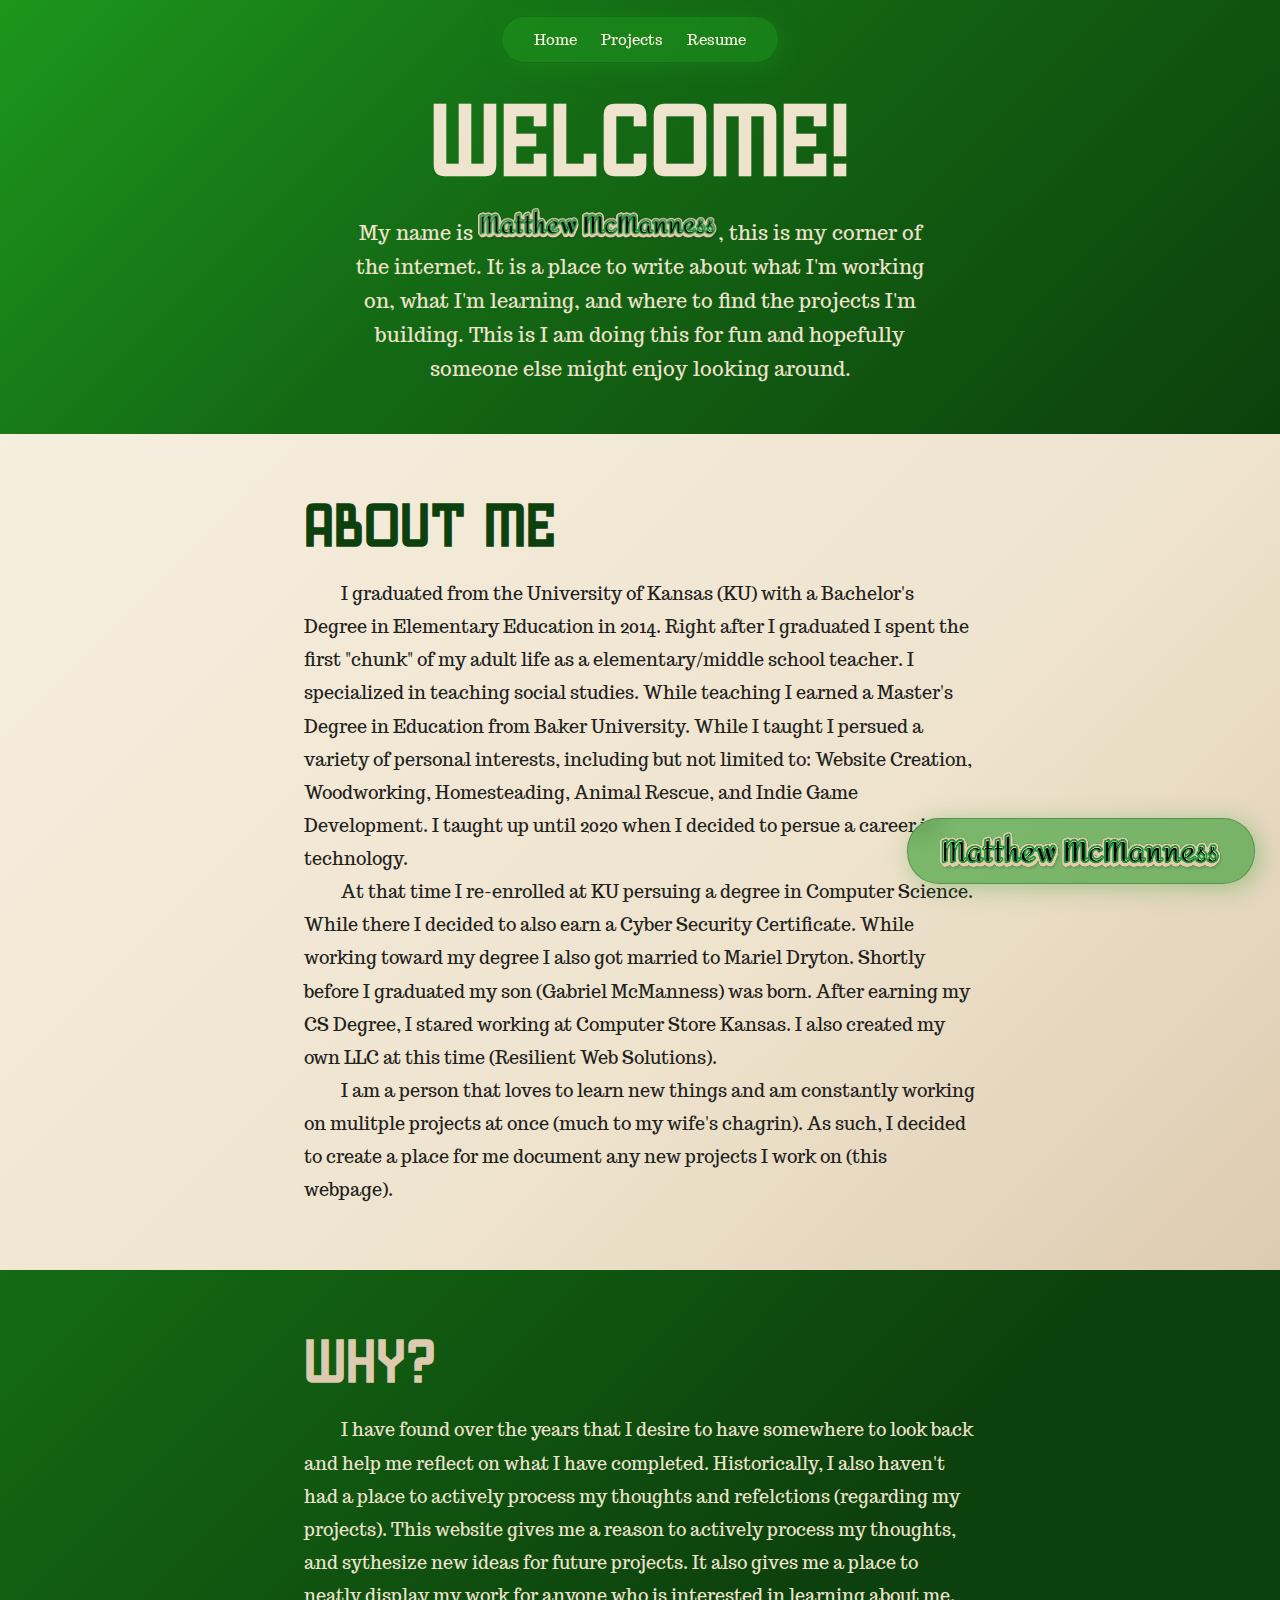
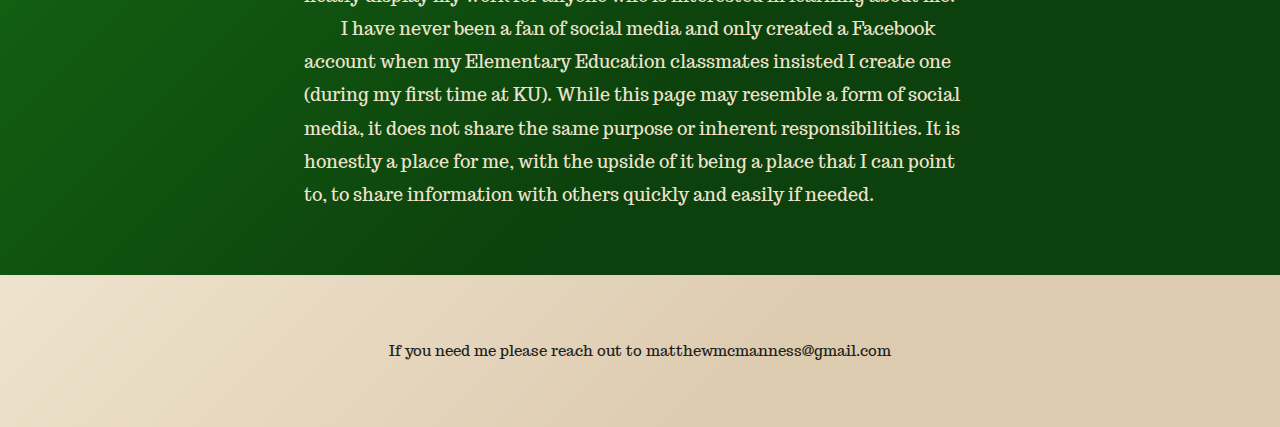
<file: Index.html>
<!DOCTYPE html>
<html lang="en">
<head>
  <meta charset="UTF-8">
  <meta name="viewport" content="width=device-width, initial-scale=1.0">
  <meta name="description" content="[Page description - 150-160 characters for search results]">
  <meta name="keywords" content="[keyword1, keyword2, keyword3]">
  <meta name="author" content="[Author Name]">
  <meta name="robots" content="index, follow">

  <!-- Open Graph / Social -->
  <meta property="og:type" content="website">
  <meta property="og:title" content="[Site Title]">
  <meta property="og:description" content="[Page description for social sharing]">
  <meta property="og:image" content="[/Assets/og-image.jpg]">
  <meta property="og:url" content="[https://yourdomain.com]">
  <meta property="og:site_name" content="[Site Name]">

  <!-- Twitter Card -->
  <meta name="twitter:card" content="summary_large_image">
  <meta name="twitter:title" content="[Site Title]">
  <meta name="twitter:description" content="[Page description for Twitter]">
  <meta name="twitter:image" content="[/Assets/og-image.jpg]">

  <!-- Canonical URL -->
  <link rel="canonical" href="[https://yourdomain.com]">

  <!-- Favicon -->
  <link rel="icon" type="image/x-icon" href="/Assets/favicon.ico">

  <!-- Stylesheet -->
  <link rel="stylesheet" href="Style.css">

  <title>Matthew McManness | A place for me to show off what I do.</title>
</head>
<body>

  <!-- Header -->
   <header class="site-header" id="top">
        <div class="container">
            <nav class="navbar" aria-label="Main navigation">
                <label for="nav-check" class="nav-toggle" aria-label="Toggle navigation menu">
                    <span class="hamburger-line"></span>
                    <span class="hamburger-line"></span>
                    <span class="hamburger-line"></span>
                </label>

                <ul class="nav-menu" id="nav-menu" role="menubar">
                    <li role="none"><a href="Index.html" class="nav-link" role="menuitem">Home</a></li>
                    <li role="none"><a href="Projects.html" class="nav-link" role="menuitem">Projects</a></li>
                    <li role="none"><a href="Resume.html" class="nav-link" role="menuitem">Resume</a></li>
                </ul>

            </nav>
        </div>
    </header>

  <!-- Main Content -->
  <main>

    <!-- Hero Section -->
    <section id="hero" class="hero">
        <div class="hero-content">
          <h1>
            Welcome!
        </h1>
          <p>
            My name is <img src="Assets/Name.svg" alt="Matthew McManness" class="hero-name">, this is my corner of the internet. 
            It is a place to write about what I'm working on, what I'm learning, and where to find the projects I'm building. 
            This is I am doing this for fun and hopefully someone else might enjoy looking around.
        </p>
        </div>
    </section>

    <!-- About Section -->
    <section id="about" class="section section--light">
      <div class="section-content">
        <h1>
            About me
        </h1>

        <p>
            I graduated from the University of Kansas (KU) with a Bachelor's Degree in Elementary Education in 2014. Right after I graduated I spent the first "chunk"
            of my adult life as a elementary/middle school teacher. I specialized in teaching social studies.  While teaching I earned
            a Master's Degree in Education from Baker University.   
            While I taught I persued a variety of personal interests, including but not limited to: Website Creation, Woodworking, Homesteading, 
            Animal Rescue, and Indie Game Development. I taught up until 2020 when I decided to persue a career in technology.
        </p>
        <p>
            At that time I re-enrolled at KU persuing a degree in Computer Science.  While there I decided to also earn a Cyber Security Certificate. While
            working toward my degree I also got married to Mariel Dryton.  Shortly before I graduated my son (Gabriel McManness) was born. After earning my CS Degree,
            I stared working at Computer Store Kansas.  I also created my own LLC at this time (Resilient Web Solutions).   
        </p>
        <p>
            I am a person that loves to learn new things and am constantly working on mulitple projects at once (much to my wife's chagrin).  As such,
            I decided to create a place for me document any new projects I work on (this webpage).
        </p>
      </div>
    </section>

    <!-- Why Section -->
    <section id="why" class="section section--dark">
      <div class="section-content">
        <h1>
            Why?
        </h1>
        <p>
            I have found over the years that I desire to have somewhere to look back and help me reflect
            on what I have completed.  Historically, I also haven't had a place to actively process my thoughts
            and refelctions (regarding my projects).  This website gives me a reason to actively process my
            thoughts, and sythesize new ideas for future projects.  It also gives me a place to neatly display
            my work for anyone who is interested in learning about me.
        </p>
        <p>
            I have never been a fan of social media and only created a Facebook account when 
            my Elementary Education classmates insisted I create one (during my first time at KU).
            While this page may resemble a form of social media, it does not share the same purpose or
            inherent responsibilities.  It is honestly a place for me, with the upside of it being a 
            place that I can point to, to share information with others quickly and easily if needed.
        </p>
      </div>
    </section>


  </main>

  <!-- Footer -->
  <footer class="site-footer">
    <div class="footer-content">
        <p>
            If you need me please reach out to matthewmcmanness@gmail.com
        </p>
    </div>
  </footer>

  <!-- Signature -->
  <div class="signature">
    <div class="container">
      <img src="Assets/Name.svg" alt="Matthew McManness" class="nav-logo-text">
    </div>
  </div>

  <!-- Scripts -->
  <script src="Scripts/Universal.js"></script>

</body>
</html>
</file>
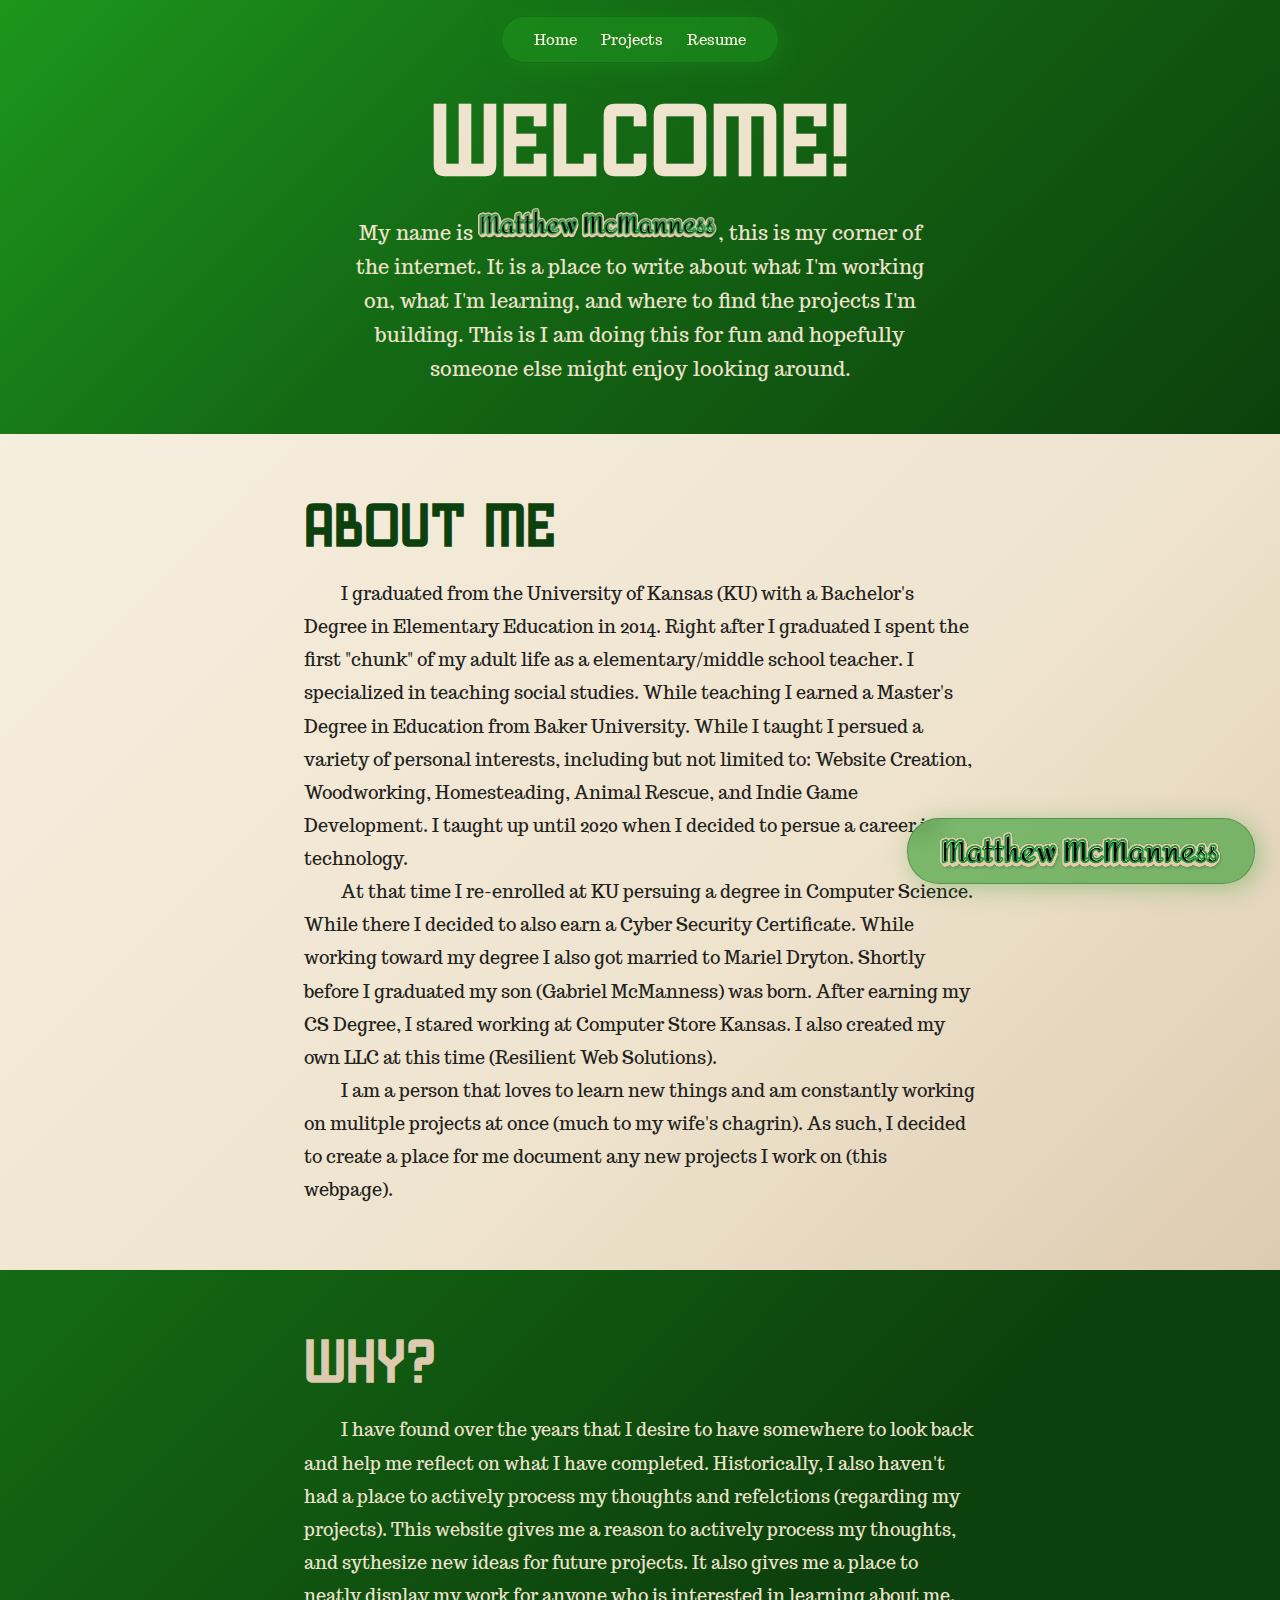
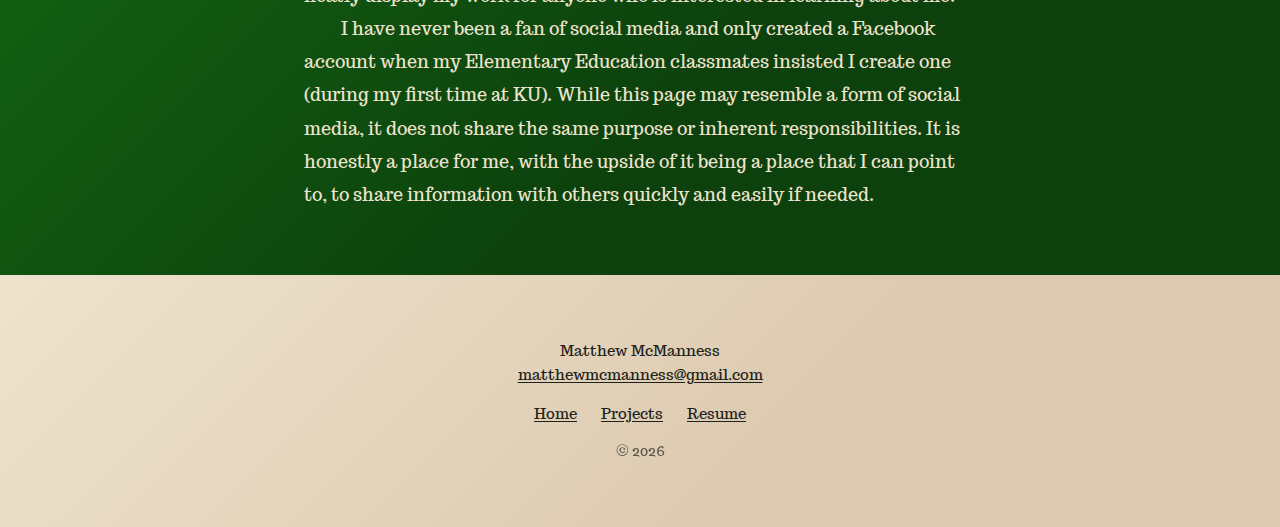
<file: index.html>
<!DOCTYPE html>
<html lang="en">
<head>
  <meta charset="UTF-8">
  <meta name="viewport" content="width=device-width, initial-scale=1.0">
  <meta name="description" content="[Page description - 150-160 characters for search results]">
  <meta name="keywords" content="[keyword1, keyword2, keyword3]">
  <meta name="author" content="[Author Name]">
  <meta name="robots" content="index, follow">

  <!-- Open Graph / Social -->
  <meta property="og:type" content="website">
  <meta property="og:title" content="[Site Title]">
  <meta property="og:description" content="[Page description for social sharing]">
  <meta property="og:image" content="[/Assets/og-image.jpg]">
  <meta property="og:url" content="[https://yourdomain.com]">
  <meta property="og:site_name" content="[Site Name]">

  <!-- Twitter Card -->
  <meta name="twitter:card" content="summary_large_image">
  <meta name="twitter:title" content="[Site Title]">
  <meta name="twitter:description" content="[Page description for Twitter]">
  <meta name="twitter:image" content="[/Assets/og-image.jpg]">

  <!-- Canonical URL -->
  <link rel="canonical" href="[https://yourdomain.com]">

  <!-- Favicon -->
  <link rel="icon" type="image/x-icon" href="/Assets/favicon.ico">

  <!-- Stylesheet -->
  <link rel="stylesheet" href="Style.css">

  <title>Matthew McManness | A place for me to show off what I do.</title>
</head>
<body>

  <!-- Header -->
   <header class="site-header" id="top">
        <div class="container">
            <nav class="navbar" aria-label="Main navigation">
                <label for="nav-check" class="nav-toggle" aria-label="Toggle navigation menu">
                    <span class="hamburger-line"></span>
                    <span class="hamburger-line"></span>
                    <span class="hamburger-line"></span>
                </label>

                <ul class="nav-menu" id="nav-menu" role="menubar">
                    <li role="none"><a href="index.html" class="nav-link" role="menuitem">Home</a></li>
                    <li role="none"><a href="Projects.html" class="nav-link" role="menuitem">Projects</a></li>
                    <li role="none"><a href="Resume.html" class="nav-link" role="menuitem">Resume</a></li>
                </ul>

            </nav>
        </div>
    </header>

  <!-- Main Content -->
  <main>

    <!-- Hero Section -->
    <section id="hero" class="hero">
        <div class="hero-content">
          <h1>
            Welcome!
        </h1>
          <p>
            My name is <img src="Assets/Name.svg" alt="Matthew McManness" class="hero-name">, this is my corner of the internet. 
            It is a place to write about what I'm working on, what I'm learning, and where to find the projects I'm building. 
            This is I am doing this for fun and hopefully someone else might enjoy looking around.
        </p>
        </div>
    </section>

    <!-- About Section -->
    <section id="about" class="section section--light">
      <div class="section-content">
        <h1>
            About me
        </h1>

        <p>
            I graduated from the University of Kansas (KU) with a Bachelor's Degree in Elementary Education in 2014. Right after I graduated I spent the first "chunk"
            of my adult life as a elementary/middle school teacher. I specialized in teaching social studies.  While teaching I earned
            a Master's Degree in Education from Baker University.   
            While I taught I persued a variety of personal interests, including but not limited to: Website Creation, Woodworking, Homesteading, 
            Animal Rescue, and Indie Game Development. I taught up until 2020 when I decided to persue a career in technology.
        </p>
        <p>
            At that time I re-enrolled at KU persuing a degree in Computer Science.  While there I decided to also earn a Cyber Security Certificate. While
            working toward my degree I also got married to Mariel Dryton.  Shortly before I graduated my son (Gabriel McManness) was born. After earning my CS Degree,
            I stared working at Computer Store Kansas.  I also created my own LLC at this time (Resilient Web Solutions).   
        </p>
        <p>
            I am a person that loves to learn new things and am constantly working on mulitple projects at once (much to my wife's chagrin).  As such,
            I decided to create a place for me document any new projects I work on (this webpage).
        </p>
      </div>
    </section>

    <!-- Why Section -->
    <section id="why" class="section section--dark">
      <div class="section-content">
        <h1>
            Why?
        </h1>
        <p>
            I have found over the years that I desire to have somewhere to look back and help me reflect
            on what I have completed.  Historically, I also haven't had a place to actively process my thoughts
            and refelctions (regarding my projects).  This website gives me a reason to actively process my
            thoughts, and sythesize new ideas for future projects.  It also gives me a place to neatly display
            my work for anyone who is interested in learning about me.
        </p>
        <p>
            I have never been a fan of social media and only created a Facebook account when 
            my Elementary Education classmates insisted I create one (during my first time at KU).
            While this page may resemble a form of social media, it does not share the same purpose or
            inherent responsibilities.  It is honestly a place for me, with the upside of it being a 
            place that I can point to, to share information with others quickly and easily if needed.
        </p>
      </div>
    </section>


  </main>

  <!-- Footer -->
  <footer class="site-footer">
    <div class="footer-content">
        <p>Matthew McManness</p>
        <p><a href="mailto:matthewmcmanness@gmail.com">matthewmcmanness@gmail.com</a></p>
        <nav class="footer-nav" aria-label="Footer navigation">
            <a href="index.html">Home</a>
            <a href="Projects.html">Projects</a>
            <a href="Resume.html">Resume</a>
        </nav>
        <p class="footer-copy">&copy; 2026</p>
    </div>
  </footer>

  <!-- Signature -->
  <div class="signature">
    <div class="container">
      <img src="Assets/Name.svg" alt="Matthew McManness" class="nav-logo-text">
    </div>
  </div>

  <!-- Scripts -->
  <script src="Scripts/Universal.js"></script>

</body>
</html>
</file>
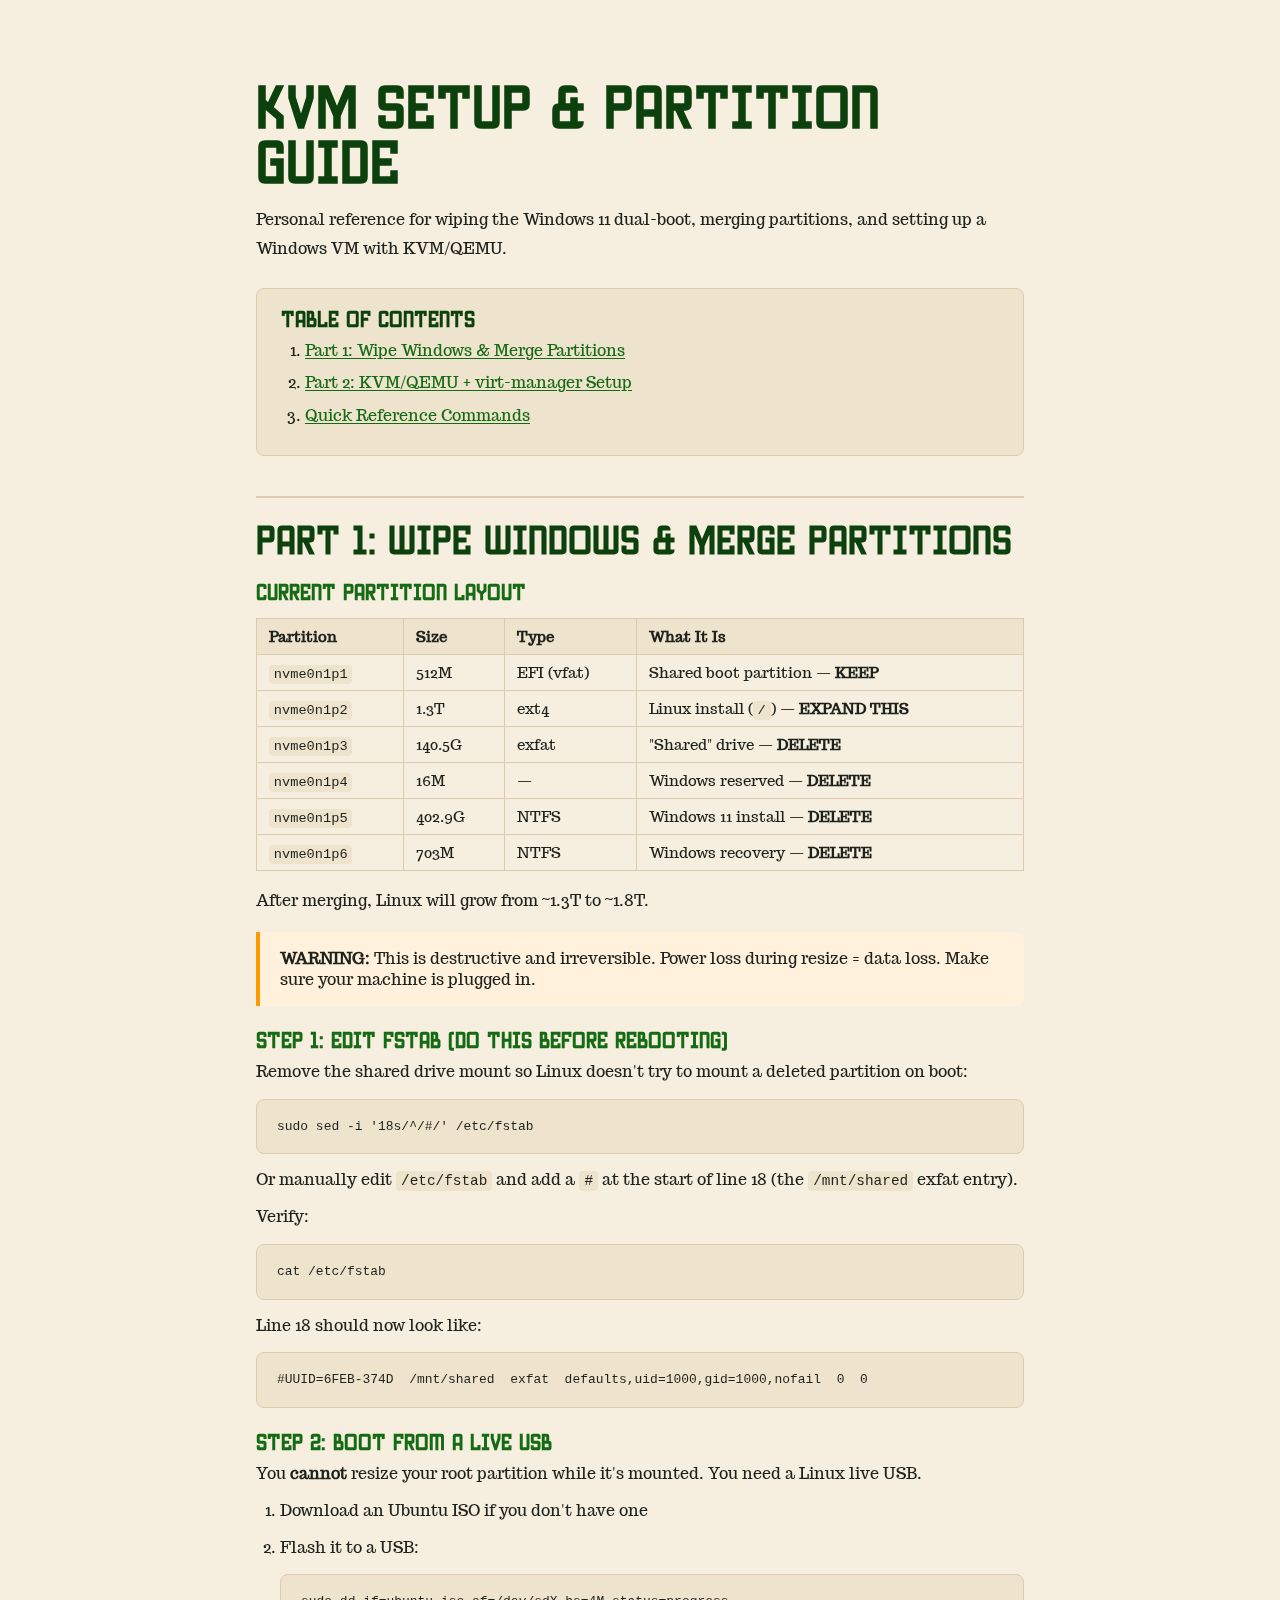
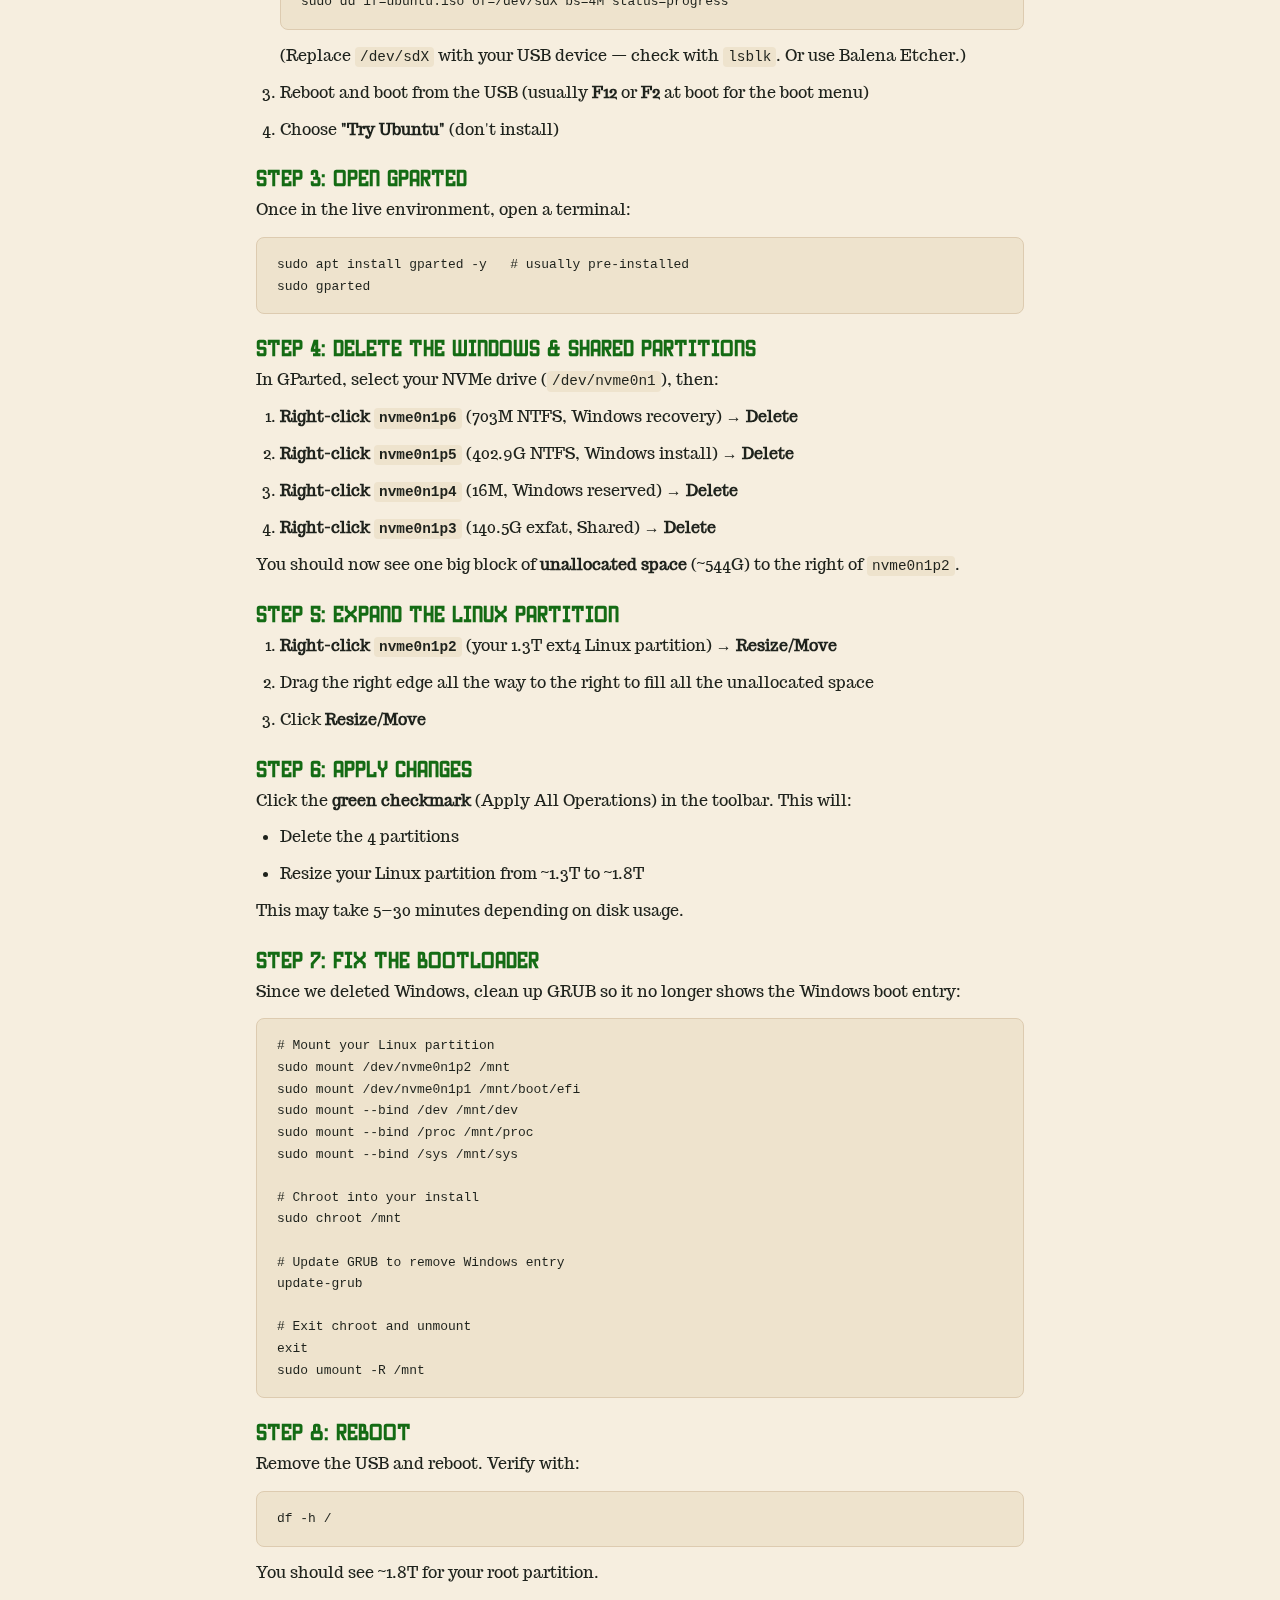
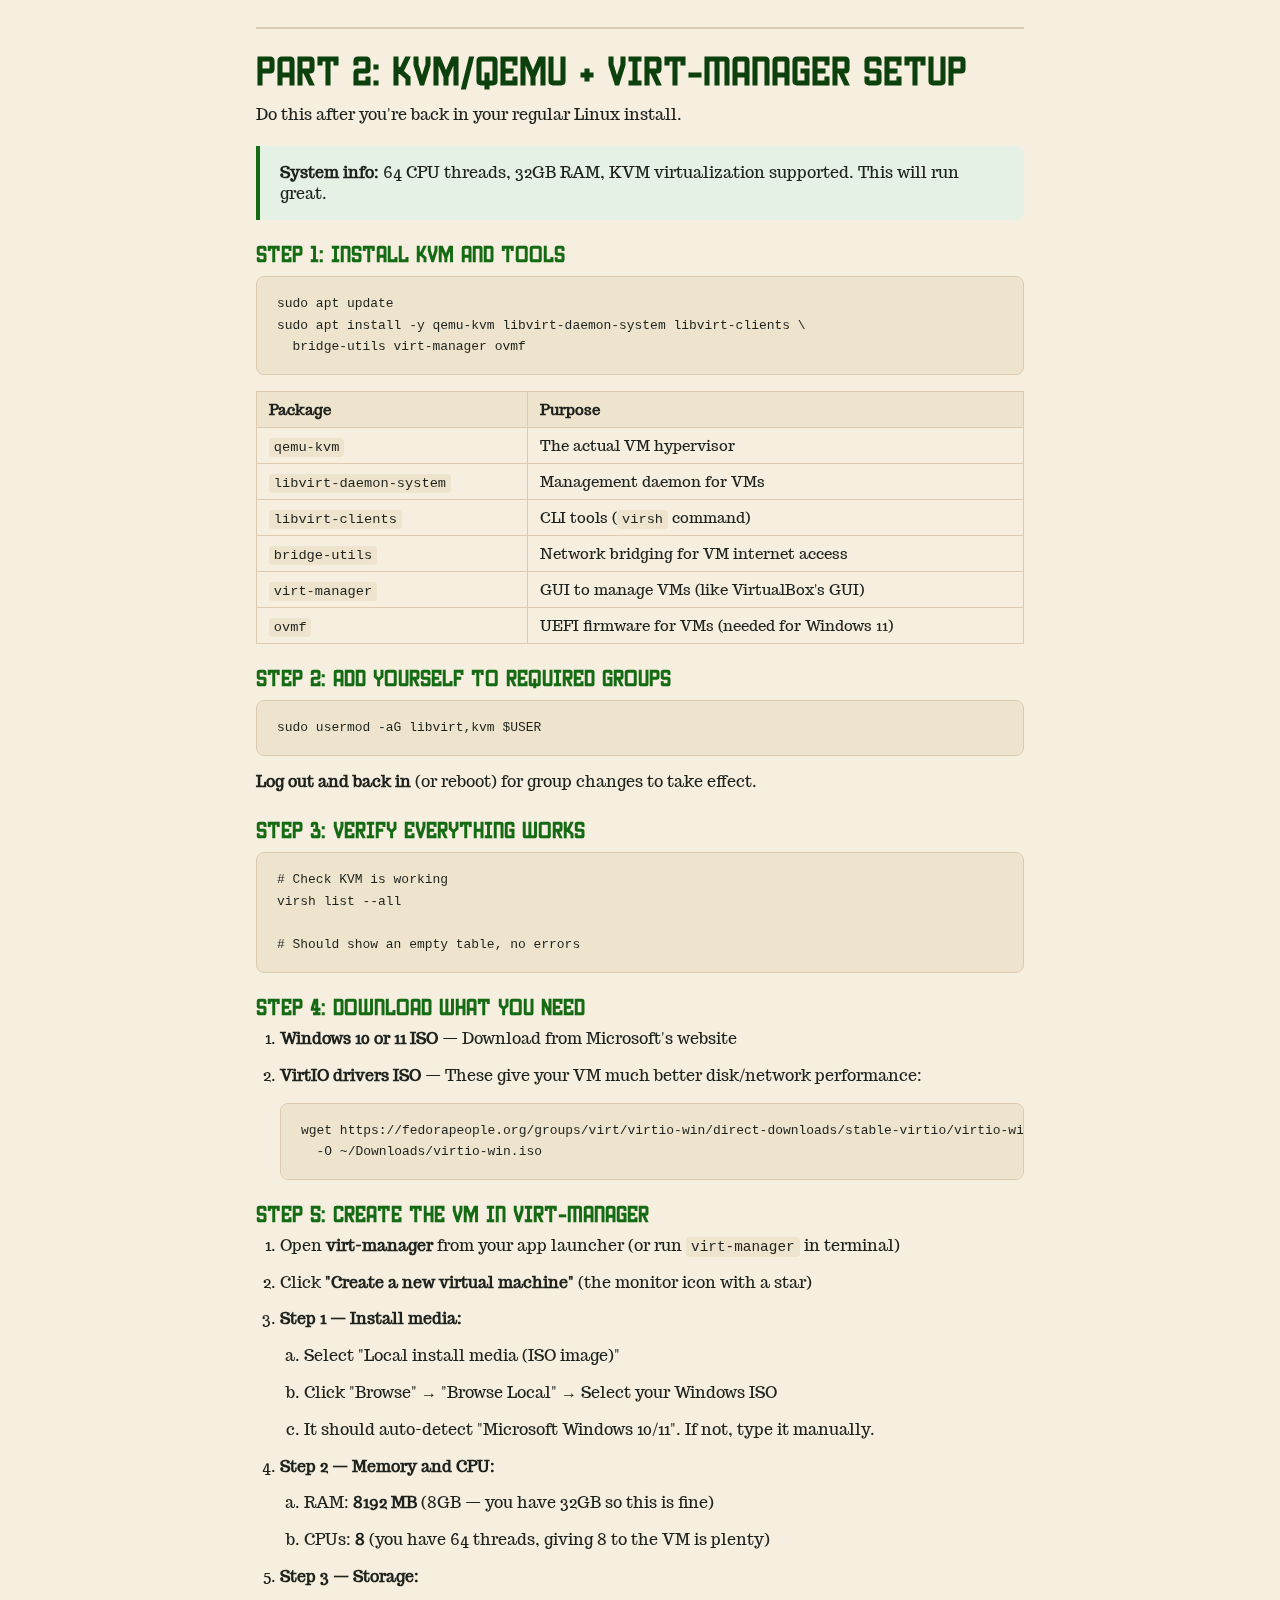
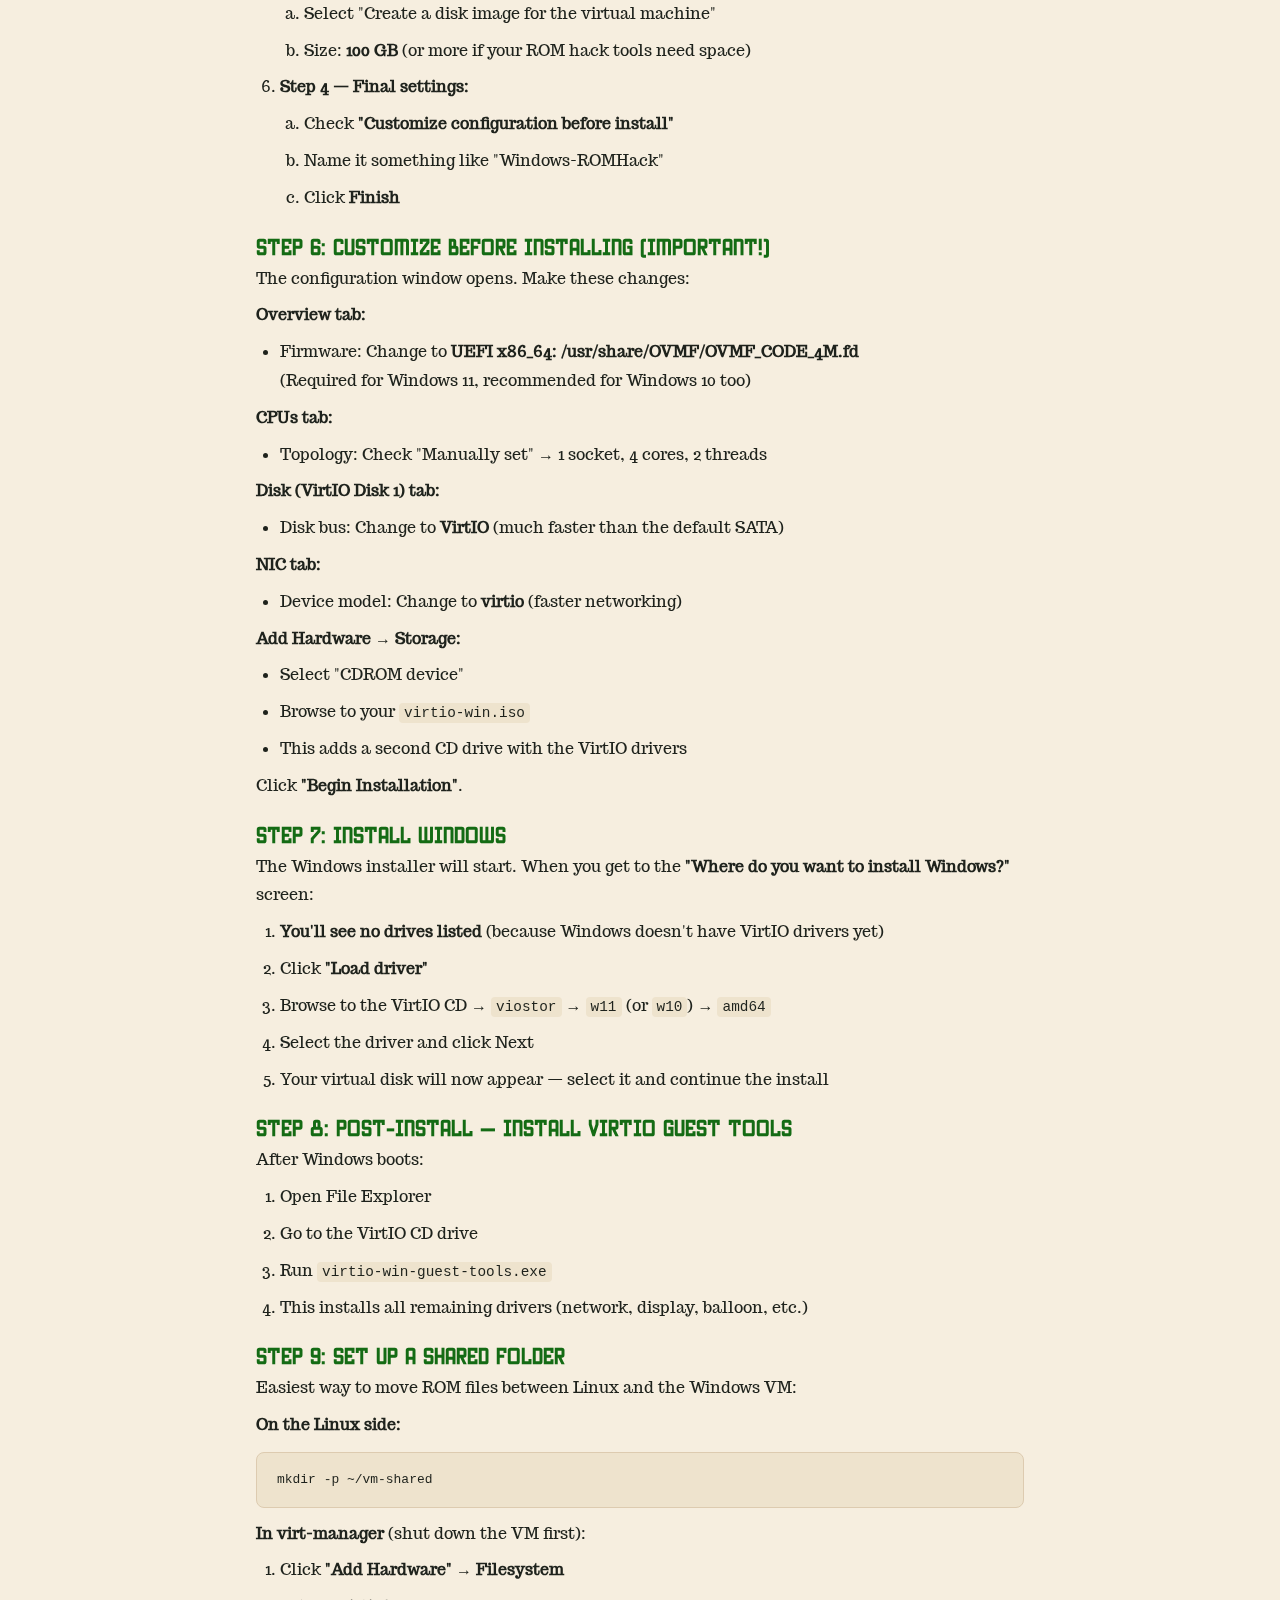
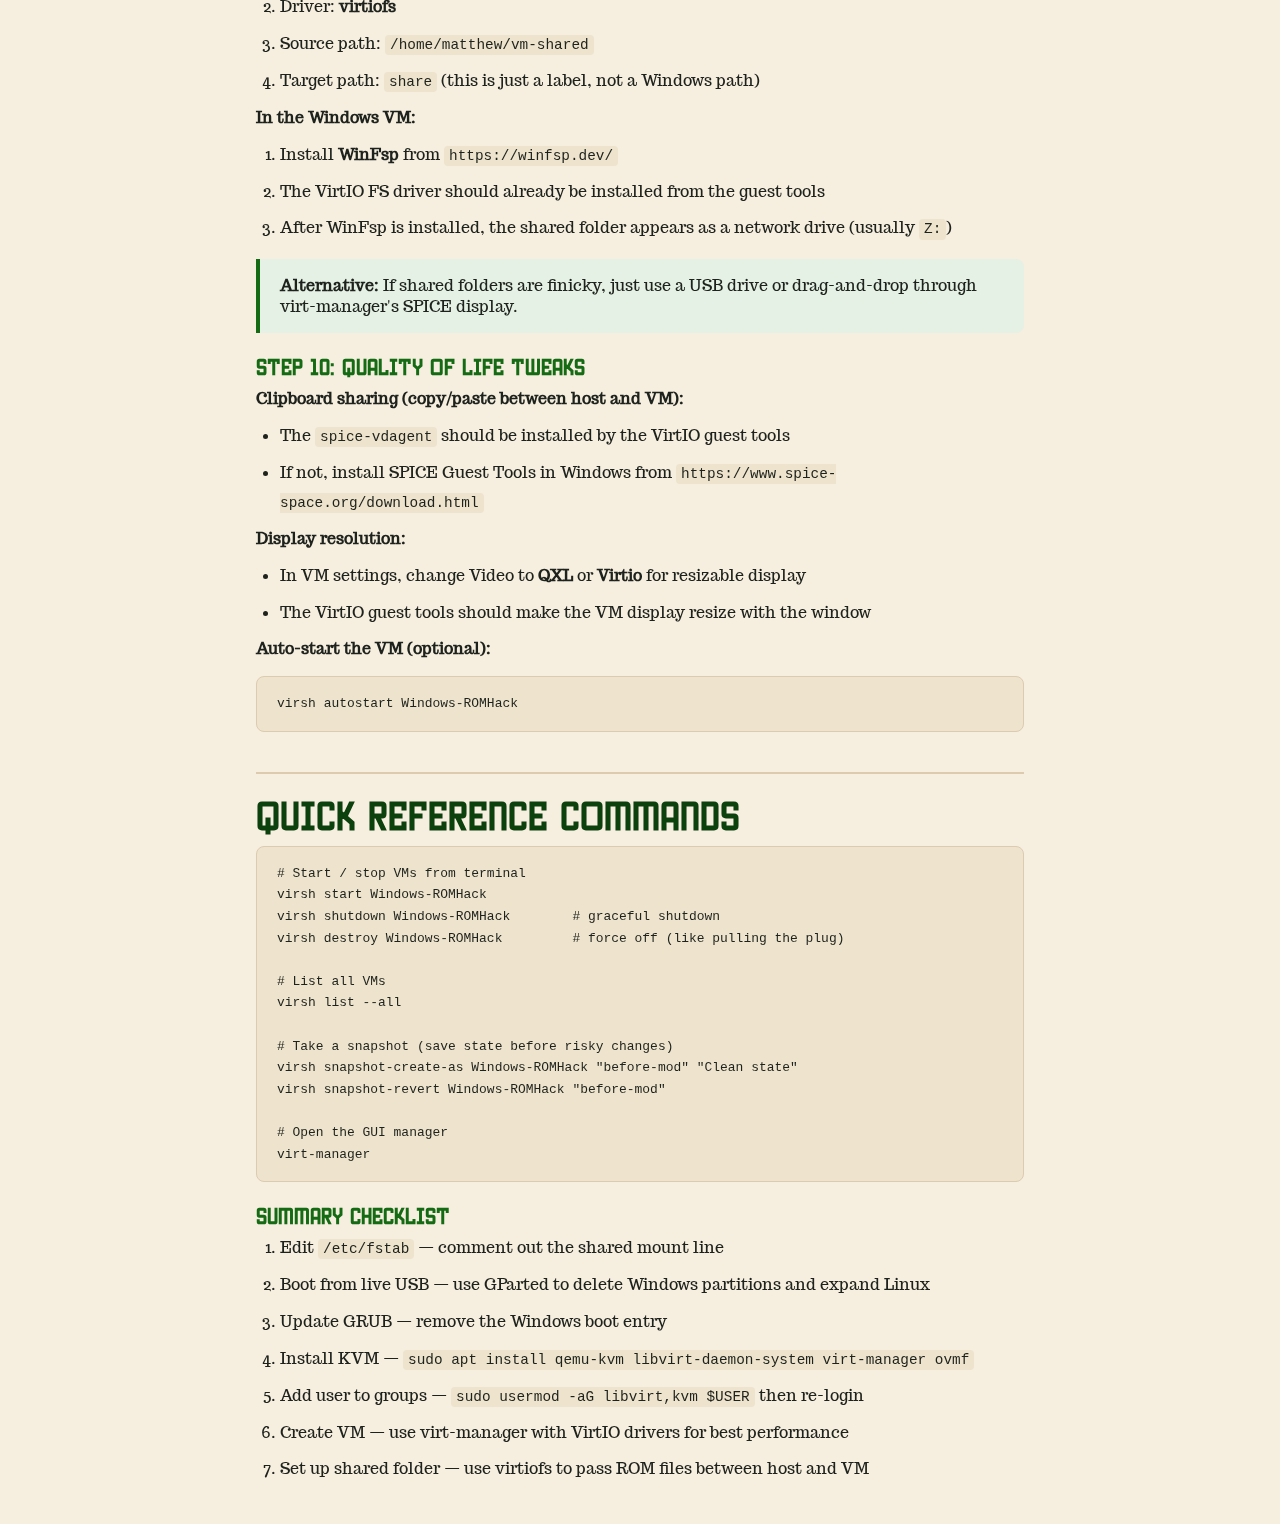
<file: kvm-partition-guide.html>
<!DOCTYPE html>
<html lang="en">
<head>
  <meta charset="UTF-8">
  <meta name="viewport" content="width=device-width, initial-scale=1.0">
  <meta name="robots" content="noindex, nofollow">
  <link rel="icon" type="image/x-icon" href="/Assets/favicon.ico">
  <link rel="stylesheet" href="Style.css">
  <title>KVM & Partition Guide</title>
  <style>
    .guide-body {
      padding: 5rem 2rem 2rem;
      max-width: 52rem;
      margin: 0 auto;
      color: var(--color-text);
    }
    .guide-body h1 {
      font-size: clamp(2rem, 5vw, 3rem);
      color: var(--color-primary);
      margin: 0 0 1rem;
    }
    .guide-body h2 {
      font-size: clamp(1.4rem, 3.5vw, 2rem);
      color: var(--color-primary);
      margin: 2.5rem 0 0.75rem;
      padding-top: 1.5rem;
      border-top: 2px solid var(--color-border);
    }
    .guide-body h3 {
      font-size: 1.15rem;
      color: var(--color-primary-light);
      margin: 1.5rem 0 0.5rem;
    }
    .guide-body p, .guide-body li {
      font-size: 1rem;
      line-height: 1.8;
      margin: 0.5rem 0;
    }
    .guide-body ul, .guide-body ol {
      list-style: disc;
      padding-left: 1.5rem;
      margin: 0.5rem 0;
    }
    .guide-body ol {
      list-style: decimal;
    }
    .guide-body ol ol {
      list-style: lower-alpha;
    }
    .guide-body pre {
      background: var(--color-surface);
      border: 1px solid var(--color-border);
      border-radius: 0.5rem;
      padding: 1rem 1.25rem;
      overflow-x: auto;
      margin: 0.75rem 0;
      font-size: 0.9rem;
      line-height: 1.5;
    }
    .guide-body code {
      font-family: 'Courier New', Courier, monospace;
      font-size: 0.9em;
      background: var(--color-surface);
      padding: 0.15em 0.35em;
      border-radius: 0.25rem;
    }
    .guide-body pre code {
      background: none;
      padding: 0;
    }
    .guide-body .warning {
      background: hsl(36, 100%, 93%);
      border-left: 4px solid var(--color-secondary);
      padding: 1rem 1.25rem;
      border-radius: 0 0.5rem 0.5rem 0;
      margin: 1rem 0;
    }
    @media (prefers-color-scheme: dark) {
      :root:not([data-theme="light"]) .warning {
        background: hsl(36, 30%, 15%);
      }
    }
    [data-theme="dark"] .warning {
      background: hsl(36, 30%, 15%);
    }
    .guide-body .info {
      background: hsl(120, 30%, 92%);
      border-left: 4px solid var(--color-primary-light);
      padding: 1rem 1.25rem;
      border-radius: 0 0.5rem 0.5rem 0;
      margin: 1rem 0;
    }
    @media (prefers-color-scheme: dark) {
      :root:not([data-theme="light"]) .info {
        background: hsl(120, 20%, 15%);
      }
    }
    [data-theme="dark"] .info {
      background: hsl(120, 20%, 15%);
    }
    .guide-body table {
      width: 100%;
      border-collapse: collapse;
      margin: 1rem 0;
      font-size: 0.95rem;
    }
    .guide-body th, .guide-body td {
      border: 1px solid var(--color-border);
      padding: 0.5rem 0.75rem;
      text-align: left;
    }
    .guide-body th {
      background: var(--color-surface);
      font-weight: bold;
    }
    .guide-body .toc {
      background: var(--color-surface);
      border: 1px solid var(--color-border);
      border-radius: 0.5rem;
      padding: 1.25rem 1.5rem;
      margin: 1.5rem 0;
    }
    .guide-body .toc h3 {
      margin: 0 0 0.5rem;
      color: var(--color-primary);
    }
    .guide-body .toc ol {
      margin: 0;
    }
    .guide-body .toc li {
      margin: 0.25rem 0;
    }
    .guide-body .toc a {
      color: var(--color-primary-light);
      text-decoration: underline;
      text-underline-offset: 2px;
    }
    .guide-body .toc a:hover {
      opacity: 0.7;
    }
  </style>
</head>
<body>

<div class="guide-body">

  <h1>KVM Setup & Partition Guide</h1>
  <p>Personal reference for wiping the Windows 11 dual-boot, merging partitions, and setting up a Windows VM with KVM/QEMU.</p>

  <div class="toc">
    <h3>Table of Contents</h3>
    <ol>
      <li><a href="#part1">Part 1: Wipe Windows & Merge Partitions</a></li>
      <li><a href="#part2">Part 2: KVM/QEMU + virt-manager Setup</a></li>
      <li><a href="#reference">Quick Reference Commands</a></li>
    </ol>
  </div>

  <!-- ============================================================ -->
  <h2 id="part1">Part 1: Wipe Windows & Merge Partitions</h2>
  <!-- ============================================================ -->

  <h3>Current Partition Layout</h3>
  <table>
    <tr><th>Partition</th><th>Size</th><th>Type</th><th>What It Is</th></tr>
    <tr><td><code>nvme0n1p1</code></td><td>512M</td><td>EFI (vfat)</td><td>Shared boot partition &mdash; <strong>KEEP</strong></td></tr>
    <tr><td><code>nvme0n1p2</code></td><td>1.3T</td><td>ext4</td><td>Linux install (<code>/</code>) &mdash; <strong>EXPAND THIS</strong></td></tr>
    <tr><td><code>nvme0n1p3</code></td><td>140.5G</td><td>exfat</td><td>"Shared" drive &mdash; <strong>DELETE</strong></td></tr>
    <tr><td><code>nvme0n1p4</code></td><td>16M</td><td>&mdash;</td><td>Windows reserved &mdash; <strong>DELETE</strong></td></tr>
    <tr><td><code>nvme0n1p5</code></td><td>402.9G</td><td>NTFS</td><td>Windows 11 install &mdash; <strong>DELETE</strong></td></tr>
    <tr><td><code>nvme0n1p6</code></td><td>703M</td><td>NTFS</td><td>Windows recovery &mdash; <strong>DELETE</strong></td></tr>
  </table>
  <p>After merging, Linux will grow from ~1.3T to ~1.8T.</p>

  <div class="warning">
    <strong>WARNING:</strong> This is destructive and irreversible. Power loss during resize = data loss. Make sure your machine is plugged in.
  </div>

  <h3>Step 1: Edit fstab (Do This Before Rebooting)</h3>
  <p>Remove the shared drive mount so Linux doesn't try to mount a deleted partition on boot:</p>
  <pre><code>sudo sed -i '18s/^/#/' /etc/fstab</code></pre>
  <p>Or manually edit <code>/etc/fstab</code> and add a <code>#</code> at the start of line 18 (the <code>/mnt/shared</code> exfat entry).</p>
  <p>Verify:</p>
  <pre><code>cat /etc/fstab</code></pre>
  <p>Line 18 should now look like:</p>
  <pre><code>#UUID=6FEB-374D  /mnt/shared  exfat  defaults,uid=1000,gid=1000,nofail  0  0</code></pre>

  <h3>Step 2: Boot from a Live USB</h3>
  <p>You <strong>cannot</strong> resize your root partition while it's mounted. You need a Linux live USB.</p>
  <ol>
    <li>Download an Ubuntu ISO if you don't have one</li>
    <li>Flash it to a USB:
      <pre><code>sudo dd if=ubuntu.iso of=/dev/sdX bs=4M status=progress</code></pre>
      <p>(Replace <code>/dev/sdX</code> with your USB device &mdash; check with <code>lsblk</code>. Or use Balena Etcher.)</p>
    </li>
    <li>Reboot and boot from the USB (usually <strong>F12</strong> or <strong>F2</strong> at boot for the boot menu)</li>
    <li>Choose <strong>"Try Ubuntu"</strong> (don't install)</li>
  </ol>

  <h3>Step 3: Open GParted</h3>
  <p>Once in the live environment, open a terminal:</p>
  <pre><code>sudo apt install gparted -y   # usually pre-installed
sudo gparted</code></pre>

  <h3>Step 4: Delete the Windows & Shared Partitions</h3>
  <p>In GParted, select your NVMe drive (<code>/dev/nvme0n1</code>), then:</p>
  <ol>
    <li><strong>Right-click <code>nvme0n1p6</code></strong> (703M NTFS, Windows recovery) &rarr; <strong>Delete</strong></li>
    <li><strong>Right-click <code>nvme0n1p5</code></strong> (402.9G NTFS, Windows install) &rarr; <strong>Delete</strong></li>
    <li><strong>Right-click <code>nvme0n1p4</code></strong> (16M, Windows reserved) &rarr; <strong>Delete</strong></li>
    <li><strong>Right-click <code>nvme0n1p3</code></strong> (140.5G exfat, Shared) &rarr; <strong>Delete</strong></li>
  </ol>
  <p>You should now see one big block of <strong>unallocated space</strong> (~544G) to the right of <code>nvme0n1p2</code>.</p>

  <h3>Step 5: Expand the Linux Partition</h3>
  <ol>
    <li><strong>Right-click <code>nvme0n1p2</code></strong> (your 1.3T ext4 Linux partition) &rarr; <strong>Resize/Move</strong></li>
    <li>Drag the right edge all the way to the right to fill all the unallocated space</li>
    <li>Click <strong>Resize/Move</strong></li>
  </ol>

  <h3>Step 6: Apply Changes</h3>
  <p>Click the <strong>green checkmark</strong> (Apply All Operations) in the toolbar. This will:</p>
  <ul>
    <li>Delete the 4 partitions</li>
    <li>Resize your Linux partition from ~1.3T to ~1.8T</li>
  </ul>
  <p>This may take 5&ndash;30 minutes depending on disk usage.</p>

  <h3>Step 7: Fix the Bootloader</h3>
  <p>Since we deleted Windows, clean up GRUB so it no longer shows the Windows boot entry:</p>
  <pre><code># Mount your Linux partition
sudo mount /dev/nvme0n1p2 /mnt
sudo mount /dev/nvme0n1p1 /mnt/boot/efi
sudo mount --bind /dev /mnt/dev
sudo mount --bind /proc /mnt/proc
sudo mount --bind /sys /mnt/sys

# Chroot into your install
sudo chroot /mnt

# Update GRUB to remove Windows entry
update-grub

# Exit chroot and unmount
exit
sudo umount -R /mnt</code></pre>

  <h3>Step 8: Reboot</h3>
  <p>Remove the USB and reboot. Verify with:</p>
  <pre><code>df -h /</code></pre>
  <p>You should see ~1.8T for your root partition.</p>

  <!-- ============================================================ -->
  <h2 id="part2">Part 2: KVM/QEMU + virt-manager Setup</h2>
  <!-- ============================================================ -->

  <p>Do this after you're back in your regular Linux install.</p>

  <div class="info">
    <strong>System info:</strong> 64 CPU threads, 32GB RAM, KVM virtualization supported. This will run great.
  </div>

  <h3>Step 1: Install KVM and Tools</h3>
  <pre><code>sudo apt update
sudo apt install -y qemu-kvm libvirt-daemon-system libvirt-clients \
  bridge-utils virt-manager ovmf</code></pre>
  <table>
    <tr><th>Package</th><th>Purpose</th></tr>
    <tr><td><code>qemu-kvm</code></td><td>The actual VM hypervisor</td></tr>
    <tr><td><code>libvirt-daemon-system</code></td><td>Management daemon for VMs</td></tr>
    <tr><td><code>libvirt-clients</code></td><td>CLI tools (<code>virsh</code> command)</td></tr>
    <tr><td><code>bridge-utils</code></td><td>Network bridging for VM internet access</td></tr>
    <tr><td><code>virt-manager</code></td><td>GUI to manage VMs (like VirtualBox's GUI)</td></tr>
    <tr><td><code>ovmf</code></td><td>UEFI firmware for VMs (needed for Windows 11)</td></tr>
  </table>

  <h3>Step 2: Add Yourself to Required Groups</h3>
  <pre><code>sudo usermod -aG libvirt,kvm $USER</code></pre>
  <p><strong>Log out and back in</strong> (or reboot) for group changes to take effect.</p>

  <h3>Step 3: Verify Everything Works</h3>
  <pre><code># Check KVM is working
virsh list --all

# Should show an empty table, no errors</code></pre>

  <h3>Step 4: Download What You Need</h3>
  <ol>
    <li><strong>Windows 10 or 11 ISO</strong> &mdash; Download from Microsoft's website</li>
    <li><strong>VirtIO drivers ISO</strong> &mdash; These give your VM much better disk/network performance:
      <pre><code>wget https://fedorapeople.org/groups/virt/virtio-win/direct-downloads/stable-virtio/virtio-win.iso \
  -O ~/Downloads/virtio-win.iso</code></pre>
    </li>
  </ol>

  <h3>Step 5: Create the VM in virt-manager</h3>
  <ol>
    <li>Open <strong>virt-manager</strong> from your app launcher (or run <code>virt-manager</code> in terminal)</li>
    <li>Click <strong>"Create a new virtual machine"</strong> (the monitor icon with a star)</li>
    <li><strong>Step 1 &mdash; Install media:</strong>
      <ol>
        <li>Select "Local install media (ISO image)"</li>
        <li>Click "Browse" &rarr; "Browse Local" &rarr; Select your Windows ISO</li>
        <li>It should auto-detect "Microsoft Windows 10/11". If not, type it manually.</li>
      </ol>
    </li>
    <li><strong>Step 2 &mdash; Memory and CPU:</strong>
      <ol>
        <li>RAM: <strong>8192 MB</strong> (8GB &mdash; you have 32GB so this is fine)</li>
        <li>CPUs: <strong>8</strong> (you have 64 threads, giving 8 to the VM is plenty)</li>
      </ol>
    </li>
    <li><strong>Step 3 &mdash; Storage:</strong>
      <ol>
        <li>Select "Create a disk image for the virtual machine"</li>
        <li>Size: <strong>100 GB</strong> (or more if your ROM hack tools need space)</li>
      </ol>
    </li>
    <li><strong>Step 4 &mdash; Final settings:</strong>
      <ol>
        <li>Check <strong>"Customize configuration before install"</strong></li>
        <li>Name it something like "Windows-ROMHack"</li>
        <li>Click <strong>Finish</strong></li>
      </ol>
    </li>
  </ol>

  <h3>Step 6: Customize Before Installing (Important!)</h3>
  <p>The configuration window opens. Make these changes:</p>

  <p><strong>Overview tab:</strong></p>
  <ul>
    <li>Firmware: Change to <strong>UEFI x86_64: /usr/share/OVMF/OVMF_CODE_4M.fd</strong><br>
    (Required for Windows 11, recommended for Windows 10 too)</li>
  </ul>

  <p><strong>CPUs tab:</strong></p>
  <ul>
    <li>Topology: Check "Manually set" &rarr; 1 socket, 4 cores, 2 threads</li>
  </ul>

  <p><strong>Disk (VirtIO Disk 1) tab:</strong></p>
  <ul>
    <li>Disk bus: Change to <strong>VirtIO</strong> (much faster than the default SATA)</li>
  </ul>

  <p><strong>NIC tab:</strong></p>
  <ul>
    <li>Device model: Change to <strong>virtio</strong> (faster networking)</li>
  </ul>

  <p><strong>Add Hardware &rarr; Storage:</strong></p>
  <ul>
    <li>Select "CDROM device"</li>
    <li>Browse to your <code>virtio-win.iso</code></li>
    <li>This adds a second CD drive with the VirtIO drivers</li>
  </ul>

  <p>Click <strong>"Begin Installation"</strong>.</p>

  <h3>Step 7: Install Windows</h3>
  <p>The Windows installer will start. When you get to the <strong>"Where do you want to install Windows?"</strong> screen:</p>
  <ol>
    <li><strong>You'll see no drives listed</strong> (because Windows doesn't have VirtIO drivers yet)</li>
    <li>Click <strong>"Load driver"</strong></li>
    <li>Browse to the VirtIO CD &rarr; <code>viostor</code> &rarr; <code>w11</code> (or <code>w10</code>) &rarr; <code>amd64</code></li>
    <li>Select the driver and click Next</li>
    <li>Your virtual disk will now appear &mdash; select it and continue the install</li>
  </ol>

  <h3>Step 8: Post-Install &mdash; Install VirtIO Guest Tools</h3>
  <p>After Windows boots:</p>
  <ol>
    <li>Open File Explorer</li>
    <li>Go to the VirtIO CD drive</li>
    <li>Run <code>virtio-win-guest-tools.exe</code></li>
    <li>This installs all remaining drivers (network, display, balloon, etc.)</li>
  </ol>

  <h3>Step 9: Set Up a Shared Folder</h3>
  <p>Easiest way to move ROM files between Linux and the Windows VM:</p>

  <p><strong>On the Linux side:</strong></p>
  <pre><code>mkdir -p ~/vm-shared</code></pre>

  <p><strong>In virt-manager</strong> (shut down the VM first):</p>
  <ol>
    <li>Click <strong>"Add Hardware"</strong> &rarr; <strong>Filesystem</strong></li>
    <li>Driver: <strong>virtiofs</strong></li>
    <li>Source path: <code>/home/matthew/vm-shared</code></li>
    <li>Target path: <code>share</code> (this is just a label, not a Windows path)</li>
  </ol>

  <p><strong>In the Windows VM:</strong></p>
  <ol>
    <li>Install <strong>WinFsp</strong> from <code>https://winfsp.dev/</code></li>
    <li>The VirtIO FS driver should already be installed from the guest tools</li>
    <li>After WinFsp is installed, the shared folder appears as a network drive (usually <code>Z:</code>)</li>
  </ol>

  <div class="info">
    <strong>Alternative:</strong> If shared folders are finicky, just use a USB drive or drag-and-drop through virt-manager's SPICE display.
  </div>

  <h3>Step 10: Quality of Life Tweaks</h3>

  <p><strong>Clipboard sharing (copy/paste between host and VM):</strong></p>
  <ul>
    <li>The <code>spice-vdagent</code> should be installed by the VirtIO guest tools</li>
    <li>If not, install SPICE Guest Tools in Windows from <code>https://www.spice-space.org/download.html</code></li>
  </ul>

  <p><strong>Display resolution:</strong></p>
  <ul>
    <li>In VM settings, change Video to <strong>QXL</strong> or <strong>Virtio</strong> for resizable display</li>
    <li>The VirtIO guest tools should make the VM display resize with the window</li>
  </ul>

  <p><strong>Auto-start the VM (optional):</strong></p>
  <pre><code>virsh autostart Windows-ROMHack</code></pre>

  <!-- ============================================================ -->
  <h2 id="reference">Quick Reference Commands</h2>
  <!-- ============================================================ -->

  <pre><code># Start / stop VMs from terminal
virsh start Windows-ROMHack
virsh shutdown Windows-ROMHack        # graceful shutdown
virsh destroy Windows-ROMHack         # force off (like pulling the plug)

# List all VMs
virsh list --all

# Take a snapshot (save state before risky changes)
virsh snapshot-create-as Windows-ROMHack "before-mod" "Clean state"
virsh snapshot-revert Windows-ROMHack "before-mod"

# Open the GUI manager
virt-manager</code></pre>

  <h3>Summary Checklist</h3>
  <ol>
    <li>Edit <code>/etc/fstab</code> &mdash; comment out the shared mount line</li>
    <li>Boot from live USB &mdash; use GParted to delete Windows partitions and expand Linux</li>
    <li>Update GRUB &mdash; remove the Windows boot entry</li>
    <li>Install KVM &mdash; <code>sudo apt install qemu-kvm libvirt-daemon-system virt-manager ovmf</code></li>
    <li>Add user to groups &mdash; <code>sudo usermod -aG libvirt,kvm $USER</code> then re-login</li>
    <li>Create VM &mdash; use virt-manager with VirtIO drivers for best performance</li>
    <li>Set up shared folder &mdash; use virtiofs to pass ROM files between host and VM</li>
  </ol>

</div>

<script src="Scripts/Universal.js"></script>
</body>
</html>
</file>
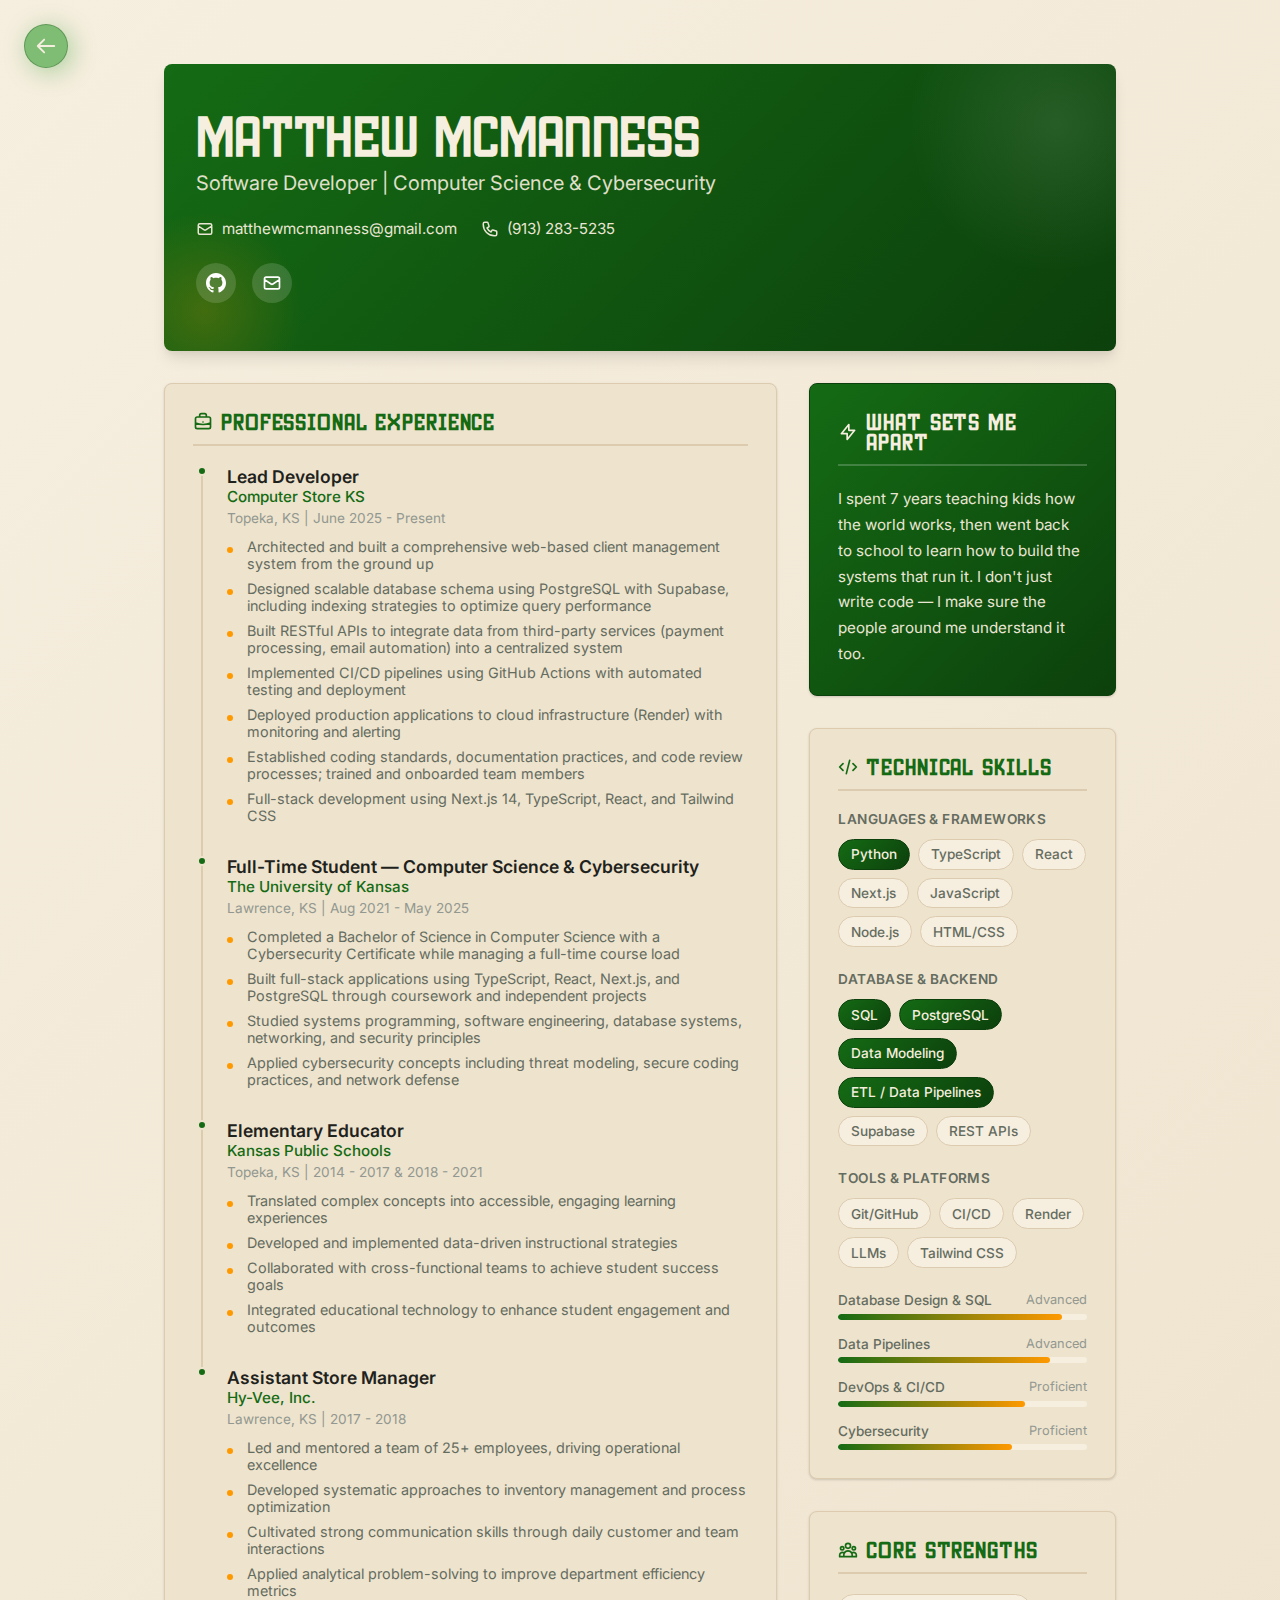
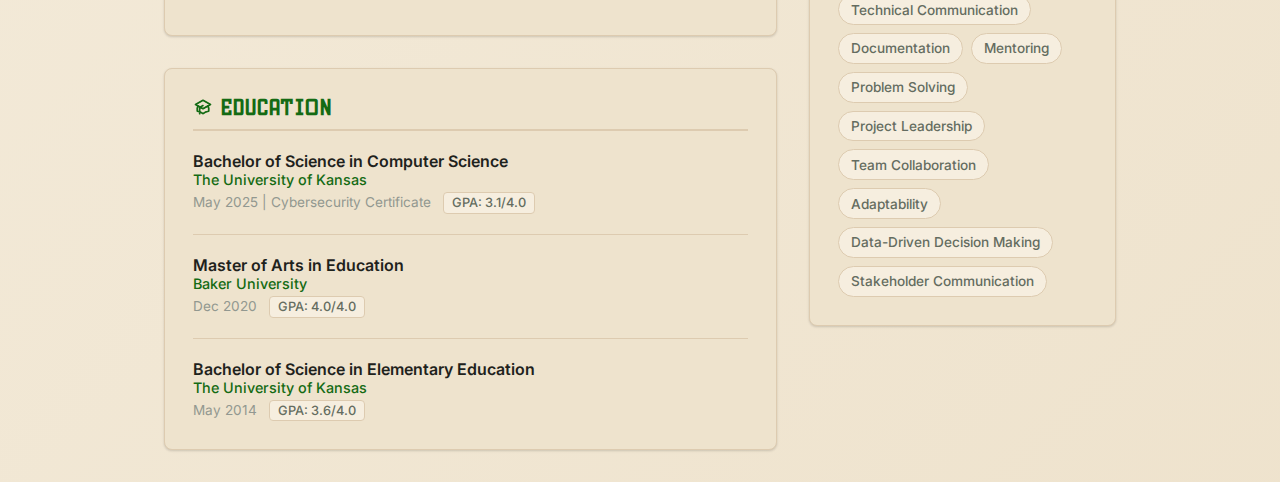
<file: Resume.html>
<!DOCTYPE html>
<html lang="en">
<head>
  <meta charset="UTF-8">
  <meta name="viewport" content="width=device-width, initial-scale=1.0">
  <meta name="description" content="Matthew McManness - Software Developer resume. Computer Science & Cybersecurity.">
  <meta name="author" content="Matthew McManness">
  <meta name="robots" content="index, follow">

  <!-- Favicon -->
  <link rel="icon" type="image/x-icon" href="/Assets/favicon.ico">

  <!-- Site Stylesheet (colors & shared components) -->
  <link rel="stylesheet" href="Style.css">

  <!-- Google Fonts for resume body text -->
  <link rel="preconnect" href="https://fonts.googleapis.com">
  <link rel="preconnect" href="https://fonts.gstatic.com" crossorigin>
  <link href="https://fonts.googleapis.com/css2?family=Inter:wght@300;400;500;600;700&display=swap" rel="stylesheet">

  <title>Resume | Matthew McManness</title>

  <style>
    /* =================================================================
       RESUME PAGE - Layout & structure styles
       Colors reference Style.css variables
       ================================================================= */

    .resume-container {
      max-width: 1000px;
      margin: 0 auto;
      padding: 2rem 1.5rem;
    }

    /* Resume Header */
    .resume-header {
      background: linear-gradient(135deg, var(--color-primary-light) 0%, var(--color-primary) 100%);
      color: var(--color-cream-light);
      padding: 3rem 2rem;
      border-radius: 8px;
      margin-bottom: 2rem;
      position: relative;
      overflow: hidden;
      box-shadow: 0 10px 15px -3px rgba(0, 0, 0, 0.1), 0 4px 6px -2px rgba(0, 0, 0, 0.05);
    }

    .resume-header::before {
      content: '';
      position: absolute;
      top: 0;
      right: 0;
      width: 300px;
      height: 300px;
      background: radial-gradient(circle, rgba(255,255,255,0.1) 0%, transparent 70%);
      transform: translate(30%, -30%);
    }

    .resume-header::after {
      content: '';
      position: absolute;
      bottom: 0;
      left: 0;
      width: 200px;
      height: 200px;
      background: radial-gradient(circle, color-mix(in srgb, var(--color-secondary) 20%, transparent) 0%, transparent 70%);
      transform: translate(-30%, 30%);
    }

    .header-content {
      position: relative;
      z-index: 1;
    }

    .resume-name {
      font-family: 'Oldtimer', sans-serif;
      font-size: 2.75rem;
      font-weight: 700;
      letter-spacing: -0.02em;
      margin-bottom: 0.5rem;
      animation: fadeInUp 0.6s ease;
    }

    .resume-title {
      font-family: 'Inter', 'Trocchi', Georgia, serif;
      font-size: 1.25rem;
      font-weight: 400;
      opacity: 0.9;
      margin-bottom: 1.5rem;
      animation: fadeInUp 0.6s ease 0.1s both;
    }

    .contact-info {
      display: flex;
      flex-wrap: wrap;
      gap: 1.5rem;
      animation: fadeInUp 0.6s ease 0.2s both;
    }

    .contact-item {
      display: flex;
      align-items: center;
      gap: 0.5rem;
      font-family: 'Inter', 'Trocchi', Georgia, serif;
      font-size: 0.95rem;
      opacity: 0.95;
      transition: all 0.2s ease;
    }

    .contact-item:hover {
      opacity: 1;
      transform: translateY(-1px);
    }

    .contact-item svg {
      width: 18px;
      height: 18px;
      flex-shrink: 0;
    }

    .contact-item a {
      color: inherit;
      text-decoration: none;
      border-bottom: 1px solid transparent;
      transition: all 0.2s ease;
    }

    .contact-item a:hover {
      border-bottom-color: rgba(255,255,255,0.5);
    }

    /* Social Links */
    .social-links {
      display: flex;
      gap: 1rem;
      margin-top: 1.5rem;
      animation: fadeInUp 0.6s ease 0.3s both;
    }

    .social-link {
      display: flex;
      align-items: center;
      justify-content: center;
      width: 40px;
      height: 40px;
      background: rgba(255,255,255,0.15);
      border-radius: 50%;
      color: white;
      text-decoration: none;
      transition: all 0.2s ease;
    }

    .social-link:hover {
      background: rgba(255,255,255,0.25);
      transform: translateY(-2px);
    }

    .social-link svg {
      width: 20px;
      height: 20px;
    }

    /* Main Content Grid */
    .resume-grid {
      display: grid;
      grid-template-columns: 1fr;
      gap: 2rem;
    }

    @media (min-width: 768px) {
      .resume-grid {
        grid-template-columns: 2fr 1fr;
      }
    }

    /* Cards */
    .resume-card {
      background: var(--color-surface);
      border-radius: 8px;
      padding: 1.75rem;
      box-shadow: 0 1px 3px rgba(0, 0, 0, 0.1), 0 1px 2px rgba(0, 0, 0, 0.06);
      transition: all 0.2s ease;
      border: 1px solid var(--color-border);
    }

    .resume-card:hover {
      box-shadow: 0 10px 15px -3px rgba(0, 0, 0, 0.1), 0 4px 6px -2px rgba(0, 0, 0, 0.05);
    }

    .resume-section-title {
      font-family: 'Oldtimer', sans-serif;
      font-size: 1.1rem;
      font-weight: 600;
      color: var(--color-primary-light);
      text-transform: uppercase;
      letter-spacing: 0.05em;
      margin-bottom: 1.25rem;
      padding-bottom: 0.75rem;
      border-bottom: 2px solid var(--color-border);
      display: flex;
      align-items: center;
      gap: 0.5rem;
    }

    .resume-section-title svg {
      width: 20px;
      height: 20px;
    }

    /* Experience Section */
    .experience-item {
      position: relative;
      padding-left: 1.5rem;
      padding-bottom: 1.5rem;
      border-left: 2px solid var(--color-border);
      margin-left: 0.5rem;
    }

    .experience-item:last-child {
      padding-bottom: 0;
      border-left-color: transparent;
    }

    .experience-item::before {
      content: '';
      position: absolute;
      left: -6px;
      top: 0;
      width: 10px;
      height: 10px;
      background: var(--color-primary-light);
      border-radius: 50%;
      border: 2px solid var(--color-surface);
    }

    .job-title {
      font-family: 'Inter', 'Trocchi', Georgia, serif;
      font-size: 1.1rem;
      font-weight: 600;
      color: var(--color-text);
    }

    .company {
      font-family: 'Inter', 'Trocchi', Georgia, serif;
      font-size: 0.95rem;
      color: var(--color-primary-light);
      font-weight: 500;
    }

    .location-date {
      font-family: 'Inter', 'Trocchi', Georgia, serif;
      font-size: 0.85rem;
      color: var(--color-text-light);
      margin-top: 0.25rem;
    }

    .experience-list {
      list-style: none;
      padding: 0;
      margin-top: 0.75rem;
    }

    .experience-list li {
      position: relative;
      padding-left: 1.25rem;
      margin-bottom: 0.5rem;
      font-family: 'Inter', 'Trocchi', Georgia, serif;
      font-size: 0.9rem;
      color: var(--color-text-muted);
      text-indent: 0;
    }

    .experience-list li::before {
      content: '';
      position: absolute;
      left: 0;
      top: 0.6em;
      width: 6px;
      height: 6px;
      background: var(--color-secondary);
      border-radius: 50%;
    }

    /* Education Section */
    .education-item {
      margin-bottom: 1.25rem;
      padding-bottom: 1.25rem;
      border-bottom: 1px solid var(--color-border);
    }

    .education-item:last-child {
      margin-bottom: 0;
      padding-bottom: 0;
      border-bottom: none;
    }

    .degree {
      font-family: 'Inter', 'Trocchi', Georgia, serif;
      font-size: 1rem;
      font-weight: 600;
      color: var(--color-text);
    }

    .school {
      font-family: 'Inter', 'Trocchi', Georgia, serif;
      font-size: 0.9rem;
      color: var(--color-primary-light);
      font-weight: 500;
    }

    .edu-details {
      font-family: 'Inter', 'Trocchi', Georgia, serif;
      font-size: 0.85rem;
      color: var(--color-text-light);
      margin-top: 0.25rem;
    }

    .gpa-badge {
      display: inline-block;
      background: var(--color-bg);
      color: var(--color-text-muted);
      padding: 0.15rem 0.5rem;
      border-radius: 4px;
      font-size: 0.8rem;
      font-weight: 500;
      margin-left: 0.5rem;
      border: 1px solid var(--color-border);
    }

    /* Skills Section */
    .skills-category {
      margin-bottom: 1.5rem;
    }

    .skills-category:last-child {
      margin-bottom: 0;
    }

    .skills-label {
      font-family: 'Inter', 'Trocchi', Georgia, serif;
      font-size: 0.85rem;
      font-weight: 600;
      color: var(--color-text-muted);
      margin-bottom: 0.75rem;
      text-transform: uppercase;
      letter-spacing: 0.03em;
    }

    .skills-tags {
      display: flex;
      flex-wrap: wrap;
      gap: 0.5rem;
    }

    .skill-tag {
      background: var(--color-bg);
      color: var(--color-text-muted);
      padding: 0.4rem 0.75rem;
      border-radius: 20px;
      font-family: 'Inter', 'Trocchi', Georgia, serif;
      font-size: 0.85rem;
      font-weight: 500;
      border: 1px solid var(--color-border);
      transition: all 0.2s ease;
      cursor: default;
    }

    .skill-tag:hover {
      background: var(--color-primary-light);
      color: var(--color-cream-light);
      border-color: var(--color-primary-light);
      transform: translateY(-2px);
    }

    .skill-tag.featured {
      background: linear-gradient(135deg, var(--color-primary-light) 0%, var(--color-primary) 100%);
      color: var(--color-cream-light);
      border-color: var(--color-primary);
    }

    /* Skill Bars */
    .skill-bars {
      margin-top: 1rem;
    }

    .skill-bar-item {
      margin-bottom: 1rem;
    }

    .skill-bar-item:last-child {
      margin-bottom: 0;
    }

    .skill-bar-header {
      display: flex;
      justify-content: space-between;
      margin-bottom: 0.35rem;
    }

    .skill-bar-name {
      font-family: 'Inter', 'Trocchi', Georgia, serif;
      font-size: 0.85rem;
      font-weight: 500;
      color: var(--color-text-muted);
    }

    .skill-bar-level {
      font-family: 'Inter', 'Trocchi', Georgia, serif;
      font-size: 0.8rem;
      color: var(--color-text-light);
    }

    .skill-bar-track {
      height: 6px;
      background: var(--color-bg);
      border-radius: 3px;
      overflow: hidden;
    }

    .skill-bar-fill {
      height: 100%;
      background: linear-gradient(90deg, var(--color-primary-light) 0%, var(--color-secondary) 100%);
      border-radius: 3px;
      transition: width 1s ease;
    }

    /* Highlight Card */
    .highlight-card {
      background: linear-gradient(135deg, var(--color-primary-light) 0%, var(--color-primary) 100%);
      color: var(--color-cream-light);
      border-color: var(--color-primary);
    }

    .highlight-card .resume-section-title {
      color: var(--color-cream-light);
      border-bottom-color: rgba(255,255,255,0.2);
    }

    .highlight-text {
      font-family: 'Inter', 'Trocchi', Georgia, serif;
      font-size: 0.95rem;
      line-height: 1.7;
      opacity: 0.95;
    }

    /* Floating Back Button */
    .back-button {
      position: fixed;
      top: 1.5rem;
      left: 1.5rem;
      z-index: 1000;
      display: flex;
      align-items: center;
      justify-content: center;
      width: 44px;
      height: 44px;
      background-color: color-mix(in srgb, var(--color-primary-lighter) 55%, transparent);
      backdrop-filter: blur(12px);
      -webkit-backdrop-filter: blur(12px);
      border: 1px solid color-mix(in srgb, var(--color-primary) 30%, transparent);
      box-shadow: 4px 4px 24px color-mix(in srgb, var(--color-primary-lighter) 35%, transparent);
      border-radius: 50%;
      color: var(--color-cream-light);
      text-decoration: none;
      transition: all 0.2s ease;
    }

    .back-button:hover {
      background-color: color-mix(in srgb, var(--color-primary-lighter) 75%, transparent);
      transform: translateY(-2px);
    }

    .back-button svg {
      width: 22px;
      height: 22px;
    }

    /* Resume page wrapper */
    .resume-page {
      padding-top: 2rem;
      background: linear-gradient(135deg, var(--color-cream-light) 0%, var(--color-cream) 100%);
      min-height: 100vh;
    }

    /* Print Styles - 2-page letter, single column
       Spacing/sizes matched from matthew-mcmanness-resume.html */
    @page {
      size: letter;
      margin: 0.5in;
    }

    @media print {
      *, *::before, *::after {
        -webkit-print-color-adjust: exact !important;
        print-color-adjust: exact !important;
      }

      /* ---- Global resets ---- */
      html, body {
        background: white !important;
        background-color: white !important;
        background-image: none !important;
        font-size: 9pt;
        line-height: 1.35;
        overflow: visible;
      }

      .back-button,
      .social-links {
        display: none !important;
      }

      .animate-in,
      .delay-1, .delay-2, .delay-3, .delay-4 {
        animation: none !important;
        opacity: 1 !important;
      }

      a { text-decoration: none; }

      /* ---- Page wrapper — all white ---- */
      .resume-page {
        padding-top: 0;
        background: white !important;
        background-color: white !important;
        background-image: none !important;
        min-height: auto;
      }

      .resume-container {
        max-width: 100%;
        padding: 0;
      }

      /* ---- Header ---- */
      .resume-header {
        background: linear-gradient(135deg, var(--color-primary-light) 0%, var(--color-primary) 100%) !important;
        border-radius: 5px;
        padding: 0.7rem 1.1rem 1.1rem;
        box-shadow: 0 4px 8px rgba(0, 0, 0, 0.2);
        color: white !important;
      }

      .resume-header::before,
      .resume-header::after {
        display: none;
      }

      .resume-name {
        font-size: 22pt;
        margin-bottom: 0.1rem;
        color: white !important;
      }

      .resume-title {
        font-size: 10pt;
        margin-bottom: 0.4rem;
        color: white !important;
        opacity: 1;
      }

      .contact-info {
        flex-direction: row;
        gap: 1rem;
      }

      .contact-item {
        font-size: 8.5pt;
        color: white !important;
        opacity: 1;
      }

      .contact-item a {
        color: white !important;
      }

      .contact-item svg {
        width: 13px;
        height: 13px;
      }

      /* ---- Single column layout with flexbox for ordering ---- */
      .resume-grid {
        display: flex !important;
        flex-direction: column;
        row-gap: 0.5rem !important;
      }

      .left-column {
        display: contents;
      }

      .right-column {
        display: contents;
      }

      /* Order: Experience (1) → Highlight (2) → Education (3) → Skills (4) → Core Strengths (5) */
      .left-column > .resume-card:first-child {
        order: 1;
      }

      .highlight-card {
        order: 2;
      }

      .left-column > .resume-card:nth-child(2) {
        order: 3;
      }

      .right-column > .resume-card:nth-child(2) {
        order: 4;
      }

      .right-column > .resume-card:nth-child(3) {
        order: 5;
      }

      /* ---- Cards ---- */
      .resume-card {
        background: white !important;
        box-shadow: 0 4px 8px rgba(0, 0, 0, 0.2);
        border: 1px solid #e2e8f0;
        padding: 0.6rem 0.9rem;
        border-radius: 5px;
        break-inside: avoid;
      }


      /* Experience card spans pages, force page 2 after it */
      .left-column > .resume-card:first-child {
        break-inside: auto;
        break-after: page;
      }

      .experience-item {
        break-inside: avoid;
      }

      /* ---- Section titles ---- */
      .resume-section-title {
        font-size: 9.5pt;
        margin-bottom: 0.4rem;
        padding-bottom: 0.25rem;
        color: var(--color-primary-light) !important;
        border-bottom-color: #e2e8f0 !important;
      }

      .resume-section-title svg {
        width: 15px;
        height: 15px;
      }

      /* ---- Experience ---- */
      .experience-item {
        padding-left: 1rem;
        padding-bottom: 0.5rem;
        margin-left: 0.35rem;
      }

      .experience-item:last-child {
        padding-bottom: 0;
      }

      .experience-item::before {
        left: -5px;
        width: 8px;
        height: 8px;
        border-width: 2px;
        border-color: white !important;
      }

      .experience-header {
        margin-bottom: 0.3rem;
      }

      .job-title {
        font-size: 11pt;
        color: #1e293b !important;
      }

      .company {
        font-size: 10pt;
        color: var(--color-primary-light) !important;
      }

      .location-date {
        font-size: 9pt;
        margin-top: 0.05rem;
        color: #64748b !important;
      }

      .experience-list {
        margin: 0.1rem 0;
      }

      .experience-list li {
        font-size: 9pt;
        margin-bottom: 0.1rem;
        padding-left: 0.5rem;
        line-height: 1.35;
        color: #475569 !important;
      }

      .experience-list li::before {
        width: 4px;
        height: 4px;
        top: 0.5em;
      }

      /* ---- Education — generous for page 2 ---- */
      .education-item {
        margin-bottom: 0.9rem;
        padding-bottom: 0.9rem;
      }

      .education-item:last-child {
        margin-bottom: 0;
        padding-bottom: 0;
      }

      .degree {
        font-size: 11pt;
        color: #1e293b !important;
      }

      .school {
        font-size: 9.5pt;
        color: var(--color-primary-light) !important;
      }

      .edu-details {
        font-size: 8.5pt;
        margin-top: 0.15rem;
        color: #64748b !important;
      }

      .gpa-badge {
        background: white !important;
        color: #475569 !important;
        border: 1px solid #e2e8f0 !important;
        font-size: 7.5pt;
        padding: 0.1rem 0.4rem;
        margin-left: 0.35rem;
      }

      /* ---- Skills — generous for page 2 ---- */
      .skills-category {
        margin-bottom: 1.1rem;
      }

      .skills-label {
        font-size: 8.5pt;
        margin-bottom: 0.5rem;
        color: #475569 !important;
      }

      .skills-tags {
        gap: 0.4rem;
      }

      .skill-tag {
        background: white !important;
        color: #475569 !important;
        border: 1px solid #e2e8f0 !important;
        font-size: 8.5pt;
        padding: 0.25rem 0.65rem;
        border-radius: 14px;
      }

      .skill-tag:hover {
        transform: none;
      }

      .skill-tag.featured {
        background: linear-gradient(135deg, var(--color-primary-light) 0%, var(--color-primary) 100%) !important;
        color: white !important;
        border-color: var(--color-primary) !important;
      }

      .skill-tag.featured:hover {
        background: linear-gradient(135deg, var(--color-primary-light) 0%, var(--color-primary) 100%) !important;
        color: white !important;
      }

      /* ---- Skill bars — generous for page 2 ---- */
      .skill-bars {
        margin-top: 0.85rem;
      }

      .skill-bar-item {
        margin-bottom: 0.85rem;
      }

      .skill-bar-item:last-child {
        margin-bottom: 0;
      }

      .skill-bar-header {
        margin-bottom: 0.2rem;
      }

      .skill-bar-name {
        font-size: 8.5pt;
        color: #475569 !important;
      }

      .skill-bar-level {
        font-size: 8pt;
        color: #64748b !important;
      }

      .skill-bar-track {
        height: 5px;
        background: #f1f5f9 !important;
      }

      /* ---- Highlight card — KEEP green, white text ---- */
      .highlight-card {
        background: linear-gradient(135deg, var(--color-primary-light) 0%, var(--color-primary) 100%) !important;
        color: white !important;
        border-color: var(--color-primary) !important;
      }

      .highlight-card .resume-section-title {
        color: white !important;
        border-bottom-color: rgba(255,255,255,0.2) !important;
      }

      .highlight-text {
        color: white !important;
        font-size: 10pt;
        line-height: 1.65;
      }
    }

    /* Responsive */
    @media (max-width: 767px) {
      .resume-name {
        font-size: 2rem;
      }

      .resume-title {
        font-size: 1.1rem;
      }

      .contact-info {
        flex-direction: column;
        gap: 0.75rem;
      }

      .resume-header {
        padding: 2rem 1.5rem;
      }

      .resume-card {
        padding: 1.25rem;
      }
    }

    /* Animations */
    @keyframes fadeInUp {
      from {
        opacity: 0;
        transform: translateY(20px);
      }
      to {
        opacity: 1;
        transform: translateY(0);
      }
    }

    .animate-in {
      animation: fadeInUp 0.5s ease forwards;
    }

    .delay-1 { animation-delay: 0.1s; }
    .delay-2 { animation-delay: 0.2s; }
    .delay-3 { animation-delay: 0.3s; }
    .delay-4 { animation-delay: 0.4s; }
  </style>
</head>
<body>

  <!-- Floating Back Button -->
  <a href="index.html" class="back-button" aria-label="Back to home">
    <svg xmlns="http://www.w3.org/2000/svg" fill="none" viewBox="0 0 24 24" stroke="currentColor">
      <path stroke-linecap="round" stroke-linejoin="round" stroke-width="2" d="M10 19l-7-7m0 0l7-7m-7 7h18" />
    </svg>
  </a>

  <!-- Resume Content -->
  <div class="resume-page">
    <div class="resume-container">

      <!-- Resume Header -->
      <header class="resume-header">
        <div class="header-content">
          <h1 class="resume-name">Matthew McManness</h1>
          <p class="resume-title">Software Developer | Computer Science & Cybersecurity</p>

          <div class="contact-info">
            <div class="contact-item">
              <svg xmlns="http://www.w3.org/2000/svg" fill="none" viewBox="0 0 24 24" stroke="currentColor">
                <path stroke-linecap="round" stroke-linejoin="round" stroke-width="2" d="M3 8l7.89 5.26a2 2 0 002.22 0L21 8M5 19h14a2 2 0 002-2V7a2 2 0 00-2-2H5a2 2 0 00-2 2v10a2 2 0 002 2z" />
              </svg>
              <a href="mailto:matthewmcmanness@gmail.com">matthewmcmanness@gmail.com</a>
            </div>
            <div class="contact-item">
              <svg xmlns="http://www.w3.org/2000/svg" fill="none" viewBox="0 0 24 24" stroke="currentColor">
                <path stroke-linecap="round" stroke-linejoin="round" stroke-width="2" d="M3 5a2 2 0 012-2h3.28a1 1 0 01.948.684l1.498 4.493a1 1 0 01-.502 1.21l-2.257 1.13a11.042 11.042 0 005.516 5.516l1.13-2.257a1 1 0 011.21-.502l4.493 1.498a1 1 0 01.684.949V19a2 2 0 01-2 2h-1C9.716 21 3 14.284 3 6V5z" />
              </svg>
              <a href="tel:+19132835235">(913) 283-5235</a>
            </div>
          </div>

          <div class="social-links">
            <a href="https://github.com/matthewmcmanness" class="social-link" title="GitHub" target="_blank" rel="noopener">
              <svg xmlns="http://www.w3.org/2000/svg" viewBox="0 0 24 24" fill="currentColor">
                <path d="M12 0c-6.626 0-12 5.373-12 12 0 5.302 3.438 9.8 8.207 11.387.599.111.793-.261.793-.577v-2.234c-3.338.726-4.033-1.416-4.033-1.416-.546-1.387-1.333-1.756-1.333-1.756-1.089-.745.083-.729.083-.729 1.205.084 1.839 1.237 1.839 1.237 1.07 1.834 2.807 1.304 3.492.997.107-.775.418-1.305.762-1.604-2.665-.305-5.467-1.334-5.467-5.931 0-1.311.469-2.381 1.236-3.221-.124-.303-.535-1.524.117-3.176 0 0 1.008-.322 3.301 1.23.957-.266 1.983-.399 3.003-.404 1.02.005 2.047.138 3.006.404 2.291-1.552 3.297-1.23 3.297-1.23.653 1.653.242 2.874.118 3.176.77.84 1.235 1.911 1.235 3.221 0 4.609-2.807 5.624-5.479 5.921.43.372.823 1.102.823 2.222v3.293c0 .319.192.694.801.576 4.765-1.589 8.199-6.086 8.199-11.386 0-6.627-5.373-12-12-12z"/>
              </svg>
            </a>
            <a href="mailto:matthewmcmanness@gmail.com" class="social-link" title="Email">
              <svg xmlns="http://www.w3.org/2000/svg" fill="none" viewBox="0 0 24 24" stroke="currentColor">
                <path stroke-linecap="round" stroke-linejoin="round" stroke-width="2" d="M3 8l7.89 5.26a2 2 0 002.22 0L21 8M5 19h14a2 2 0 002-2V7a2 2 0 00-2-2H5a2 2 0 00-2 2v10a2 2 0 002 2z" />
              </svg>
            </a>
          </div>
        </div>
      </header>

      <!-- Main Content Grid -->
      <div class="resume-grid">
        <!-- Left Column -->
        <div class="left-column">
          <!-- Experience -->
          <div class="resume-card animate-in delay-1">
            <h2 class="resume-section-title">
              <svg xmlns="http://www.w3.org/2000/svg" fill="none" viewBox="0 0 24 24" stroke="currentColor">
                <path stroke-linecap="round" stroke-linejoin="round" stroke-width="2" d="M21 13.255A23.931 23.931 0 0112 15c-3.183 0-6.22-.62-9-1.745M16 6V4a2 2 0 00-2-2h-4a2 2 0 00-2 2v2m4 6h.01M5 20h14a2 2 0 002-2V8a2 2 0 00-2-2H5a2 2 0 00-2 2v10a2 2 0 002 2z" />
              </svg>
              Professional Experience
            </h2>

            <div class="experience-item">
              <div class="experience-header">
                <div class="job-title">Lead Developer</div>
                <div class="company">Computer Store KS</div>
                <div class="location-date">Topeka, KS | June 2025 - Present</div>
              </div>
              <ul class="experience-list">
                <li>Architected and built a comprehensive web-based client management system from the ground up</li>
                <li>Designed scalable database schema using PostgreSQL with Supabase, including indexing strategies to optimize query performance</li>
                <li>Built RESTful APIs to integrate data from third-party services (payment processing, email automation) into a centralized system</li>
                <li>Implemented CI/CD pipelines using GitHub Actions with automated testing and deployment</li>
                <li>Deployed production applications to cloud infrastructure (Render) with monitoring and alerting</li>
                <li>Established coding standards, documentation practices, and code review processes; trained and onboarded team members</li>
                <li>Full-stack development using Next.js 14, TypeScript, React, and Tailwind CSS</li>
              </ul>
            </div>

            <div class="experience-item">
              <div class="experience-header">
                <div class="job-title">Full-Time Student — Computer Science & Cybersecurity</div>
                <div class="company">The University of Kansas</div>
                <div class="location-date">Lawrence, KS | Aug 2021 - May 2025</div>
              </div>
              <ul class="experience-list">
                <li>Completed a Bachelor of Science in Computer Science with a Cybersecurity Certificate while managing a full-time course load</li>
                <li>Built full-stack applications using TypeScript, React, Next.js, and PostgreSQL through coursework and independent projects</li>
                <li>Studied systems programming, software engineering, database systems, networking, and security principles</li>
                <li>Applied cybersecurity concepts including threat modeling, secure coding practices, and network defense</li>
              </ul>
            </div>

            <div class="experience-item">
              <div class="experience-header">
                <div class="job-title">Elementary Educator</div>
                <div class="company">Kansas Public Schools</div>
                <div class="location-date">Topeka, KS | 2014 - 2017 & 2018 - 2021</div>
              </div>
              <ul class="experience-list">
                <li>Translated complex concepts into accessible, engaging learning experiences</li>
                <li>Developed and implemented data-driven instructional strategies</li>
                <li>Collaborated with cross-functional teams to achieve student success goals</li>
                <li>Integrated educational technology to enhance student engagement and outcomes</li>
              </ul>
            </div>

            <div class="experience-item">
              <div class="experience-header">
                <div class="job-title">Assistant Store Manager</div>
                <div class="company">Hy-Vee, Inc.</div>
                <div class="location-date">Lawrence, KS | 2017 - 2018</div>
              </div>
              <ul class="experience-list">
                <li>Led and mentored a team of 25+ employees, driving operational excellence</li>
                <li>Developed systematic approaches to inventory management and process optimization</li>
                <li>Cultivated strong communication skills through daily customer and team interactions</li>
                <li>Applied analytical problem-solving to improve department efficiency metrics</li>
              </ul>
            </div>
          </div>

          <!-- Education -->
          <div class="resume-card animate-in delay-2" style="margin-top: 2rem;">
            <h2 class="resume-section-title">
              <svg xmlns="http://www.w3.org/2000/svg" fill="none" viewBox="0 0 24 24" stroke="currentColor">
                <path d="M12 14l9-5-9-5-9 5 9 5z" />
                <path d="M12 14l6.16-3.422a12.083 12.083 0 01.665 6.479A11.952 11.952 0 0012 20.055a11.952 11.952 0 00-6.824-2.998 12.078 12.078 0 01.665-6.479L12 14z" />
                <path stroke-linecap="round" stroke-linejoin="round" stroke-width="2" d="M12 14l9-5-9-5-9 5 9 5zm0 0l6.16-3.422a12.083 12.083 0 01.665 6.479A11.952 11.952 0 0012 20.055a11.952 11.952 0 00-6.824-2.998 12.078 12.078 0 01.665-6.479L12 14zm-4 6v-7.5l4-2.222" />
              </svg>
              Education
            </h2>

            <div class="education-item">
              <div class="degree">Bachelor of Science in Computer Science</div>
              <div class="school">The University of Kansas</div>
              <div class="edu-details">
                May 2025 | Cybersecurity Certificate
                <span class="gpa-badge">GPA: 3.1/4.0</span>
              </div>
            </div>

            <div class="education-item">
              <div class="degree">Master of Arts in Education</div>
              <div class="school">Baker University</div>
              <div class="edu-details">
                Dec 2020
                <span class="gpa-badge">GPA: 4.0/4.0</span>
              </div>
            </div>

            <div class="education-item">
              <div class="degree">Bachelor of Science in Elementary Education</div>
              <div class="school">The University of Kansas</div>
              <div class="edu-details">
                May 2014
                <span class="gpa-badge">GPA: 3.6/4.0</span>
              </div>
            </div>
          </div>
        </div>

        <!-- Right Column -->
        <div class="right-column">
          <!-- Highlight -->
          <div class="resume-card highlight-card animate-in delay-1">
            <h2 class="resume-section-title">
              <svg xmlns="http://www.w3.org/2000/svg" fill="none" viewBox="0 0 24 24" stroke="currentColor">
                <path stroke-linecap="round" stroke-linejoin="round" stroke-width="2" d="M13 10V3L4 14h7v7l9-11h-7z" />
              </svg>
              What Sets Me Apart
            </h2>
            <p class="highlight-text">
              I spent 7 years teaching kids how the world works, then went back to school
               to learn how to build the systems that run it.
              I don't just write code — I make sure the people around me understand it too.
            </p>
          </div>

          <!-- Technical Skills -->
          <div class="resume-card animate-in delay-2" style="margin-top: 2rem;">
            <h2 class="resume-section-title">
              <svg xmlns="http://www.w3.org/2000/svg" fill="none" viewBox="0 0 24 24" stroke="currentColor">
                <path stroke-linecap="round" stroke-linejoin="round" stroke-width="2" d="M10 20l4-16m4 4l4 4-4 4M6 16l-4-4 4-4" />
              </svg>
              Technical Skills
            </h2>

            <div class="skills-category">
              <div class="skills-label">Languages & Frameworks</div>
              <div class="skills-tags">
                <span class="skill-tag featured">Python</span>
                <span class="skill-tag">TypeScript</span>
                <span class="skill-tag">React</span>
                <span class="skill-tag">Next.js</span>
                <span class="skill-tag">JavaScript</span>
                <span class="skill-tag">Node.js</span>
                <span class="skill-tag">HTML/CSS</span>
              </div>
            </div>

            <div class="skills-category">
              <div class="skills-label">Database & Backend</div>
              <div class="skills-tags">
                <span class="skill-tag featured">SQL</span>
                <span class="skill-tag featured">PostgreSQL</span>
                <span class="skill-tag featured">Data Modeling</span>
                <span class="skill-tag featured">ETL / Data Pipelines</span>
                <span class="skill-tag">Supabase</span>
                <span class="skill-tag">REST APIs</span>
              </div>
            </div>

            <div class="skills-category">
              <div class="skills-label">Tools & Platforms</div>
              <div class="skills-tags">
                <span class="skill-tag">Git/GitHub</span>
                <span class="skill-tag">CI/CD</span>
                <span class="skill-tag">Render</span>
                <span class="skill-tag">LLMs</span>
                <span class="skill-tag">Tailwind CSS</span>
              </div>
            </div>

            <div class="skill-bars">
              <div class="skill-bar-item">
                <div class="skill-bar-header">
                  <span class="skill-bar-name">Database Design & SQL</span>
                  <span class="skill-bar-level">Advanced</span>
                </div>
                <div class="skill-bar-track">
                  <div class="skill-bar-fill" style="width: 90%;"></div>
                </div>
              </div>
              <div class="skill-bar-item">
                <div class="skill-bar-header">
                  <span class="skill-bar-name">Data Pipelines</span>
                  <span class="skill-bar-level">Advanced</span>
                </div>
                <div class="skill-bar-track">
                  <div class="skill-bar-fill" style="width: 85%;"></div>
                </div>
              </div>
              <div class="skill-bar-item">
                <div class="skill-bar-header">
                  <span class="skill-bar-name">DevOps & CI/CD</span>
                  <span class="skill-bar-level">Proficient</span>
                </div>
                <div class="skill-bar-track">
                  <div class="skill-bar-fill" style="width: 75%;"></div>
                </div>
              </div>
              <div class="skill-bar-item">
                <div class="skill-bar-header">
                  <span class="skill-bar-name">Cybersecurity</span>
                  <span class="skill-bar-level">Proficient</span>
                </div>
                <div class="skill-bar-track">
                  <div class="skill-bar-fill" style="width: 70%;"></div>
                </div>
              </div>
            </div>
          </div>

          <!-- Soft Skills -->
          <div class="resume-card animate-in delay-3" style="margin-top: 2rem;">
            <h2 class="resume-section-title">
              <svg xmlns="http://www.w3.org/2000/svg" fill="none" viewBox="0 0 24 24" stroke="currentColor">
                <path stroke-linecap="round" stroke-linejoin="round" stroke-width="2" d="M17 20h5v-2a3 3 0 00-5.356-1.857M17 20H7m10 0v-2c0-.656-.126-1.283-.356-1.857M7 20H2v-2a3 3 0 015.356-1.857M7 20v-2c0-.656.126-1.283.356-1.857m0 0a5.002 5.002 0 019.288 0M15 7a3 3 0 11-6 0 3 3 0 016 0zm6 3a2 2 0 11-4 0 2 2 0 014 0zM7 10a2 2 0 11-4 0 2 2 0 014 0z" />
              </svg>
              Core Strengths
            </h2>
            <div class="skills-tags">
              <span class="skill-tag">Technical Communication</span>
              <span class="skill-tag">Documentation</span>
              <span class="skill-tag">Mentoring</span>
              <span class="skill-tag">Problem Solving</span>
              <span class="skill-tag">Project Leadership</span>
              <span class="skill-tag">Team Collaboration</span>
              <span class="skill-tag">Adaptability</span>
              <span class="skill-tag">Data-Driven Decision Making</span>
              <span class="skill-tag">Stakeholder Communication</span>
            </div>
          </div>

        </div>
      </div>

    </div>
  </div>

  <script>
    // Animate skill bars on scroll
    const observer = new IntersectionObserver((entries) => {
      entries.forEach(entry => {
        if (entry.isIntersecting) {
          const fills = entry.target.querySelectorAll('.skill-bar-fill');
          fills.forEach(fill => {
            const width = fill.style.width;
            fill.style.width = '0';
            setTimeout(() => {
              fill.style.width = width;
            }, 100);
          });
        }
      });
    }, { threshold: 0.5 });

    document.querySelectorAll('.skill-bars').forEach(el => observer.observe(el));
  </script>

</body>
</html>
</file>
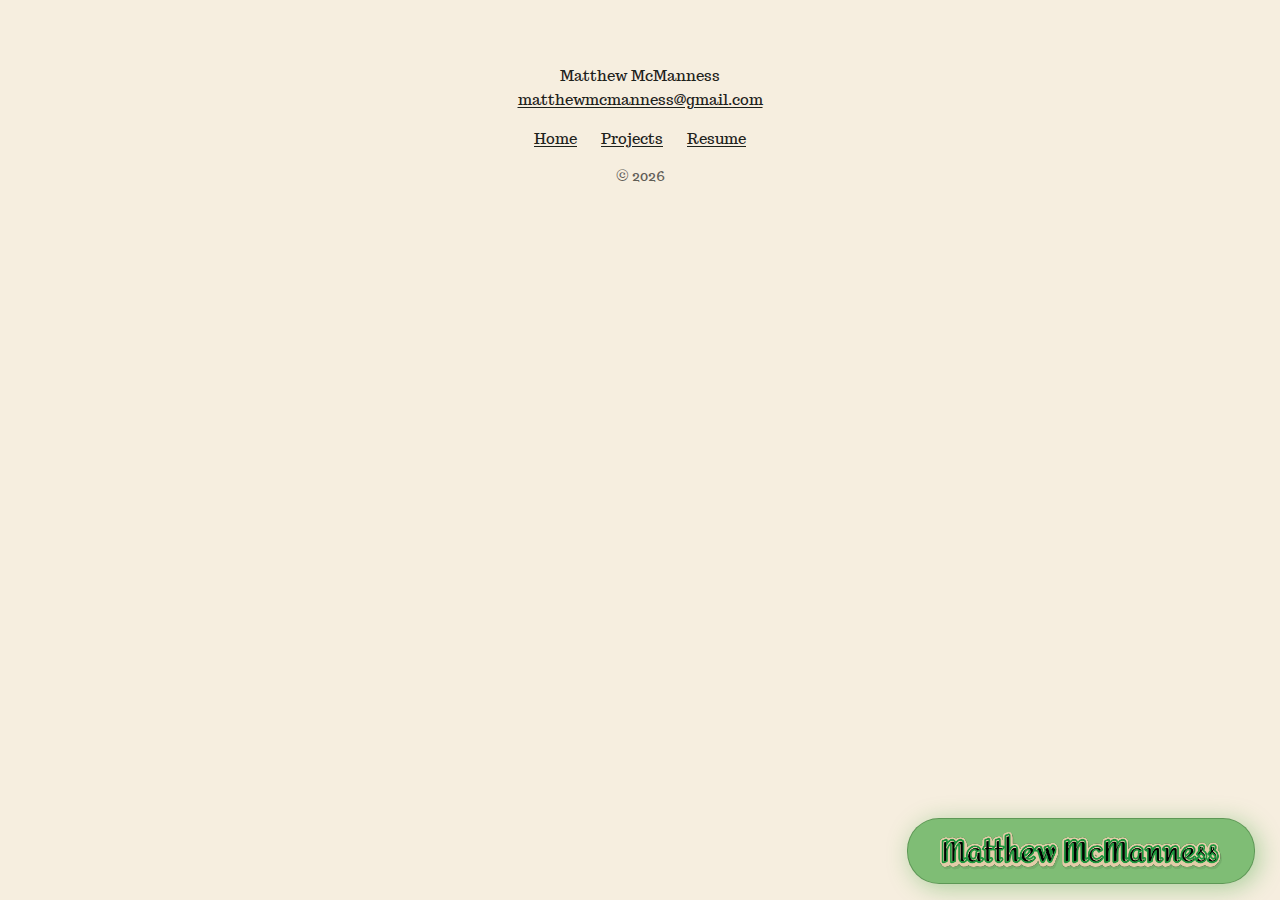
<file: Woodworking.html>
<!DOCTYPE html>
<html lang="en">
<head>
  <meta charset="UTF-8">
  <meta name="viewport" content="width=device-width, initial-scale=1.0">
  <meta name="author" content="Matthew McManness">
  <meta name="robots" content="index, follow">

  <!-- Favicon -->
  <link rel="icon" type="image/x-icon" href="/Assets/favicon.ico">

  <!-- Stylesheet -->
  <link rel="stylesheet" href="Style.css">

  <title>Woodworking | Matthew McManness</title>
</head>
<body>

  <!-- Main Content -->
  <main>
  </main>

  <!-- Footer -->
  <footer class="site-footer">
    <div class="footer-content">
        <p>Matthew McManness</p>
        <p><a href="mailto:matthewmcmanness@gmail.com">matthewmcmanness@gmail.com</a></p>
        <nav class="footer-nav" aria-label="Footer navigation">
            <a href="index.html">Home</a>
            <a href="Projects.html">Projects</a>
            <a href="Resume.html">Resume</a>
        </nav>
        <p class="footer-copy">&copy; 2026</p>
    </div>
  </footer>

  <!-- Signature -->
  <div class="signature">
    <div class="container">
      <img src="Assets/Name.svg" alt="Matthew McManness" class="nav-logo-text">
    </div>
  </div>

  <!-- Scripts -->
  <script src="Scripts/Universal.js"></script>

</body>
</html>
</file>
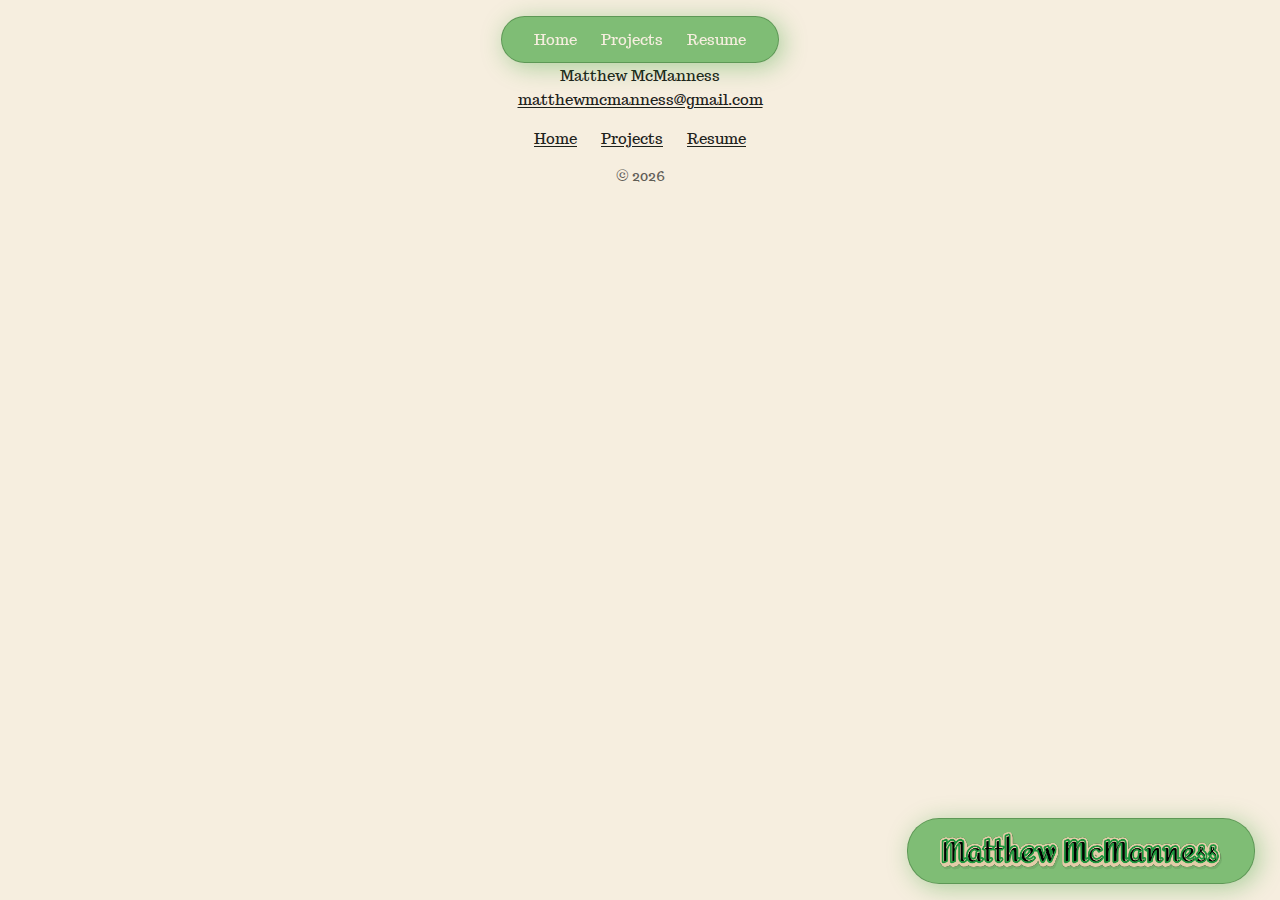
<file: Work.html>
<!DOCTYPE html>
<html lang="en">
<head>
  <meta charset="UTF-8">
  <meta name="viewport" content="width=device-width, initial-scale=1.0">
  <meta name="author" content="Matthew McManness">
  <meta name="robots" content="index, follow">

  <!-- Favicon -->
  <link rel="icon" type="image/x-icon" href="/Assets/favicon.ico">

  <!-- Stylesheet -->
  <link rel="stylesheet" href="Style.css">

  <title>Work | Matthew McManness</title>
</head>
<body>

  <!-- Header -->
  <header class="site-header" id="top">
    <div class="container">
        <nav class="navbar" aria-label="Main navigation">
            <label for="nav-check" class="nav-toggle" aria-label="Toggle navigation menu">
                <span class="hamburger-line"></span>
                <span class="hamburger-line"></span>
                <span class="hamburger-line"></span>
            </label>

            <ul class="nav-menu" id="nav-menu" role="menubar">
                <li role="none"><a href="index.html" class="nav-link" role="menuitem">Home</a></li>
                <li role="none"><a href="Projects.html" class="nav-link" role="menuitem">Projects</a></li>
                <li role="none"><a href="Resume.html" class="nav-link" role="menuitem">Resume</a></li>
            </ul>

        </nav>
    </div>
  </header>

  <!-- Main Content -->
  <main>
  </main>

  <!-- Footer -->
  <footer class="site-footer">
    <div class="footer-content">
        <p>Matthew McManness</p>
        <p><a href="mailto:matthewmcmanness@gmail.com">matthewmcmanness@gmail.com</a></p>
        <nav class="footer-nav" aria-label="Footer navigation">
            <a href="index.html">Home</a>
            <a href="Projects.html">Projects</a>
            <a href="Resume.html">Resume</a>
        </nav>
        <p class="footer-copy">&copy; 2026</p>
    </div>
  </footer>

  <!-- Signature -->
  <div class="signature">
    <div class="container">
      <img src="Assets/Name.svg" alt="Matthew McManness" class="nav-logo-text">
    </div>
  </div>

  <!-- Scripts -->
  <script src="Scripts/Universal.js"></script>

</body>
</html>
</file>
<file: Style.css>
/* =================================================================
   RESET - Strip all default browser margins, padding, and sizing
   ================================================================= */

*, *::before, *::after {
    box-sizing: border-box;
    margin: 0;
    padding: 0;
}

html {
    overflow-x: hidden;
}

img, svg {
    display: block;
    max-width: 100%;
}

ul, ol {
    list-style: none;
}

a {
    text-decoration: none;
    color: inherit;
}

button {
    font: inherit;
    cursor: pointer;
    border: none;
    background: none;
}

/* =================================================================
   COLOR VARIABLES - Light mode (default)
   ================================================================= */

:root {
    --color-primary: hsl(120, 68%, 15%);           /* #0C410C */
    --color-primary-light: hsl(120, 68%, 25%);      /* #148A14 */
    --color-primary-lighter: hsl(120, 68%, 35%);    /* #1D6B1D */

    --color-secondary: hsl(36, 100%, 50%);          /* #FF9900 */
    --color-secondary-light: hsl(36, 100%, 60%);    /* #FFB333 */
    --color-secondary-lighter: hsl(36, 100%, 70%);  /* #FFCC66 */

    --color-text: hsl(100, 10%, 12%);               /* #1D201B */
    --color-text-muted: hsl(100, 6%, 40%);          /* #616660 */
    --color-text-light: hsl(100, 4%, 58%);          /* #919592 */

    --color-cream: hsl(39, 50%, 87%);               /* #E2CDA8 */
    --color-cream-dark: hsl(36, 40%, 78%);          /* #D4BD9C */
    --color-cream-light: hsl(40, 55%, 92%);         /* #F2E8D5 */

    --color-bg: var(--color-cream-light);            /* #F2E8D5 */
    --color-surface: var(--color-cream);             /* #E2CDA8 */
    --color-border: var(--color-cream-dark);         /* #D4BD9C */
}

/* =================================================================
   COLOR VARIABLES - Dark mode
   ================================================================= */

@media (prefers-color-scheme: dark) {
    :root:not([data-theme="light"]) {
        --color-primary: hsl(120, 50%, 22%);        /* #1C5C1C */
        --color-primary-light: hsl(120, 45%, 32%);   /* #2D762D */
        --color-primary-lighter: hsl(120, 40%, 42%);  /* #409640 */

        --color-secondary: hsl(36, 100%, 55%);       /* #FFA319 */
        --color-secondary-light: hsl(36, 90%, 65%);   /* #F5BE4D */
        --color-secondary-lighter: hsl(36, 80%, 75%); /* #F0D080 */

        --color-text: hsl(42, 30%, 90%);             /* #EBE3D5 */
        --color-text-muted: hsl(42, 15%, 65%);       /* #ADA595 */
        --color-text-light: hsl(42, 10%, 50%);       /* #8C8573 */

        --color-cream: hsl(120, 10%, 14%);           /* #202E20 */
        --color-cream-dark: hsl(120, 8%, 10%);       /* #171D17 */
        --color-cream-light: hsl(120, 10%, 18%);     /* #293829 */

        --color-bg: hsl(120, 12%, 8%);               /* #121C12 */
        --color-surface: hsl(120, 10%, 14%);         /* #202E20 */
        --color-border: hsl(120, 8%, 22%);           /* #333D33 */
    }
}

[data-theme="dark"] {
    --color-primary: hsl(120, 50%, 22%);            /* #1C5C1C */
    --color-primary-light: hsl(120, 45%, 32%);      /* #2D762D */
    --color-primary-lighter: hsl(120, 40%, 42%);    /* #409640 */

    --color-secondary: hsl(36, 100%, 55%);          /* #FFA319 */
    --color-secondary-light: hsl(36, 90%, 65%);     /* #F5BE4D */
    --color-secondary-lighter: hsl(36, 80%, 75%);   /* #F0D080 */

    --color-text: hsl(42, 30%, 90%);                /* #EBE3D5 */
    --color-text-muted: hsl(42, 15%, 65%);          /* #ADA595 */
    --color-text-light: hsl(42, 10%, 50%);          /* #8C8573 */

    --color-cream: hsl(120, 10%, 14%);              /* #202E20 */
    --color-cream-dark: hsl(120, 8%, 10%);          /* #171D17 */
    --color-cream-light: hsl(120, 10%, 18%);        /* #293829 */

    --color-bg: hsl(120, 12%, 8%);                  /* #121C12 */
    --color-surface: hsl(120, 10%, 14%);            /* #202E20 */
    --color-border: hsl(120, 8%, 22%);              /* #333D33 */
}

/* =================================================================
   FONTS - Self-hosted
   ================================================================= */

@font-face {
    font-family: 'Oldtimer';
    src: url('Assets/Fonts/Oldtimer.woff2') format('woff2'),
         url('Assets/Fonts/Oldtimer.ttf') format('truetype');
    font-weight: normal;
    font-style: normal;
    font-display: swap;
}

@font-face {
    font-family: 'Trocchi';
    src: url('Assets/Fonts/Trocchi-Regular.woff2') format('woff2'),
         url('Assets/Fonts/Trocchi-Regular.ttf') format('truetype');
    font-weight: 400;
    font-style: normal;
    font-display: swap;
}

/* =================================================================
   FONT ASSIGNMENTS
   ================================================================= */

body {
    font-family: 'Trocchi', Georgia, serif;
    color: var(--color-text);
    background-color: var(--color-bg);
}

h1, h2, h3, h4, h5, h6 {
    font-family: 'Oldtimer', sans-serif;
}

/* =================================================================
   SITE HEADER
   ================================================================= */

.site-header {
    position: fixed;
    top: 0;
    left: 0;
    right: 0;
    z-index: 1000;
    display: flex;
    justify-content: center;
    padding: 1rem 1rem 0;
}

.site-header .container {
    background-color: color-mix(in srgb, var(--color-primary-lighter) 55%, transparent);
    backdrop-filter: blur(12px);
    -webkit-backdrop-filter: blur(12px);
    border: 1px solid color-mix(in srgb, var(--color-primary) 30%, transparent);
    box-shadow: 4px 4px 24px color-mix(in srgb, var(--color-primary-lighter) 35%, transparent);
    border-radius: 2rem;
    padding: 0.75rem 2rem;
    width: fit-content;
    max-width: 95%;
}

.navbar {
    display: flex;
    align-items: center;
    gap: 2rem;
}

.nav-brand {
    display: flex;
    align-items: center;
    gap: 0.5rem;
    text-decoration: none;
}

.nav-logo {
    height: 2.5rem;
    width: auto;
}

.nav-logo-text {
    height: 2.5rem;
    width: auto;
}

.nav-menu {
    display: flex;
    align-items: center;
    gap: 1.5rem;
    list-style: none;
    margin: 0;
    padding: 0;
}

.nav-link {
    color: var(--color-cream-light);
    text-decoration: none;
    font-family: 'Trocchi', Georgia, serif;
    font-size: 0.95rem;
    transition: opacity 0.2s;
}

.nav-link:hover {
    opacity: 0.8;
}

.nav-cta {
    color: var(--color-cream-light);
    text-decoration: none;
    font-family: 'Trocchi', Georgia, serif;
    font-weight: 700;
    font-size: 0.95rem;
    background-color: color-mix(in srgb, var(--color-cream-light) 15%, transparent);
    padding: 0.4rem 1rem;
    border-radius: 1rem;
    transition: background-color 0.2s;
}

.nav-cta:hover {
    background-color: color-mix(in srgb, var(--color-cream-light) 25%, transparent);
}

.theme-toggle {
    background: color-mix(in srgb, var(--color-cream-light) 15%, transparent);
    border: none;
    color: var(--color-cream-light);
    width: 2.2rem;
    height: 2.2rem;
    border-radius: 50%;
    cursor: pointer;
    display: flex;
    align-items: center;
    justify-content: center;
    transition: background-color 0.2s;
}

.theme-toggle:hover {
    background: color-mix(in srgb, var(--color-cream-light) 25%, transparent);
}

.theme-toggle .icon-sun,
.theme-toggle .icon-moon {
    width: 1.2rem;
    height: 1.2rem;
}

.theme-toggle .icon-sun  { display: none; }
.theme-toggle .icon-moon { display: block; }

[data-theme="dark"] .theme-toggle .icon-sun  { display: block; }
[data-theme="dark"] .theme-toggle .icon-moon { display: none; }

@media (prefers-color-scheme: dark) {
    :root:not([data-theme="light"]) .theme-toggle .icon-sun  { display: block; }
    :root:not([data-theme="light"]) .theme-toggle .icon-moon { display: none; }
}

/* =================================================================
   HERO SECTION
   ================================================================= */

.hero {
    display: flex;
    align-items: center;
    justify-content: center;
    padding: 6rem 2rem 3rem;
    background: linear-gradient(
        135deg,
        var(--color-primary-lighter) 0%,
        var(--color-primary-light) 40%,
        var(--color-primary) 100%
    );
}

.hero-content {
    max-width: 36rem;
    text-align: center;
}

.hero h1 {
    color: var(--color-cream);
    font-size: clamp(3rem, 8vw, 5rem);
    line-height: 1.1;
    margin: 0 0 1.5rem;
}

.hero p {
    color: var(--color-cream);
    font-size: clamp(1rem, 2.5vw, 1.25rem);
    line-height: 1.7;
    margin: 0;
}

.hero-name {
    display: inline;
    height: 1.6em;
    width: auto;
    vertical-align: baseline;
}

/* =================================================================
   CONTENT SECTIONS - Reusable alternating themes
   ================================================================= */

.section {
    padding: 4rem 2rem;
}

.section-content {
    max-width: 42rem;
    margin: 0 auto;
}

.section h1,
.section h2 {
    font-size: clamp(2rem, 5vw, 3rem);
    margin: 0 0 1.5rem;
}

.section p {
    font-size: clamp(1rem, 2.5vw, 1.15rem);
    line-height: 1.8;
    text-indent: 2em;
}

/* Light theme - parchment background */
.section--light {
    background: linear-gradient(
        135deg,
        var(--color-cream-light) 0%,
        var(--color-cream) 60%,
        var(--color-cream-dark) 100%
    );
}

.section--light h1,
.section--light h2 {
    color: var(--color-primary);
}

.section--light p {
    color: var(--color-text);
}

/* Dark theme - green background */
.section--dark {
    background: linear-gradient(
        135deg,
        var(--color-primary-light) 0%,
        var(--color-primary) 60%,
        var(--color-primary) 100%
    );
}

.section--dark h1,
.section--dark h2 {
    color: var(--color-cream-dark);
}

.section--dark p {
    color: var(--color-cream);
}

/* =================================================================
   MOBILE NAV - CSS-only hamburger toggle & responsive menu
   ================================================================= */

.nav-check {
    display: none;
}

.nav-toggle {
    display: none;
    background: color-mix(in srgb, var(--color-cream-light) 15%, transparent);
    cursor: pointer;
    padding: 0.5rem;
    border-radius: 0.5rem;
    flex-direction: column;
    gap: 4px;
    transition: background-color 0.2s;
}

.nav-toggle:hover {
    background: color-mix(in srgb, var(--color-cream-light) 25%, transparent);
}

.hamburger-line {
    display: block;
    width: 1.25rem;
    height: 2px;
    background-color: var(--color-cream-light);
    border-radius: 1px;
    transition: transform 0.3s, opacity 0.3s;
}

/* Animate hamburger to X when checked */
.nav-check:checked ~ .nav-toggle .hamburger-line:nth-child(1) {
    transform: translateY(6px) rotate(45deg);
}

.nav-check:checked ~ .nav-toggle .hamburger-line:nth-child(2) {
    opacity: 0;
}

.nav-check:checked ~ .nav-toggle .hamburger-line:nth-child(3) {
    transform: translateY(-6px) rotate(-45deg);
}

@media (max-width: 640px) {
    .nav-toggle {
        display: flex;
    }

    .navbar {
        flex-wrap: wrap;
        gap: 0.75rem;
    }

    .nav-menu {
        display: none;
        flex-direction: column;
        width: 100%;
        gap: 0.25rem;
        padding: 0.5rem 0 0;
    }

    .nav-check:checked ~ .nav-menu {
        display: flex;
    }

    .nav-menu li {
        width: 100%;
    }

    .nav-link {
        display: block;
        padding: 0.5rem 0.75rem;
        border-radius: 0.75rem;
    }

    .nav-link:hover {
        opacity: 1;
        background: color-mix(in srgb, var(--color-cream-light) 10%, transparent);
    }

    .theme-toggle {
        margin-left: auto;
    }
}

/* =================================================================
   FOOTER - Auto-alternates opposite of last section
   ================================================================= */

.site-footer {
    padding: 4rem 2rem;
}

.site-footer .footer-content {
    max-width: 42rem;
    margin: 0 auto;
}

/* If last section is dark → footer is light */
main:has(> .section--dark:last-child) + .site-footer {
    background: linear-gradient(
        135deg,
        var(--color-cream) 0%,
        var(--color-cream-dark) 60%,
        var(--color-cream-dark) 100%
    );
    color: var(--color-text);
}

main:has(> .section--dark:last-child) + .site-footer h1,
main:has(> .section--dark:last-child) + .site-footer h2,
main:has(> .section--dark:last-child) + .site-footer h3 {
    color: var(--color-primary);
}

/* If last section is light → footer is dark */
main:has(> .section--light:last-child) + .site-footer {
    background: linear-gradient(
        135deg,
        var(--color-primary-light) 0%,
        var(--color-primary) 60%,
        var(--color-primary) 100%
    );
    color: var(--color-cream);
}

main:has(> .section--light:last-child) + .site-footer h1,
main:has(> .section--light:last-child) + .site-footer h2,
main:has(> .section--light:last-child) + .site-footer h3 {
    color: var(--color-cream-dark);
}

.site-footer .footer-content {
    text-align: center;
}

.site-footer .footer-content p {
    font-size: 0.95rem;
    line-height: 1.6;
}

.site-footer .footer-content a {
    text-decoration: underline;
    text-underline-offset: 2px;
}

.site-footer .footer-content a:hover {
    opacity: 0.8;
}

.footer-nav {
    display: flex;
    justify-content: center;
    gap: 1.5rem;
    margin: 1rem 0;
    font-size: 0.95rem;
}

.footer-copy {
    margin-top: 0.5rem;
    font-size: 0.85rem;
    opacity: 0.7;
}

/* =================================================================
   SIGNATURE - Frosted glass pill, pinned bottom-right
   ================================================================= */

.signature {
    position: fixed;
    bottom: 1rem;
    right: 1rem;
    z-index: 1000;
    display: flex;
    justify-content: center;
}

.signature .container {
    background-color: color-mix(in srgb, var(--color-primary-lighter) 55%, transparent);
    backdrop-filter: blur(12px);
    -webkit-backdrop-filter: blur(12px);
    border: 1px solid color-mix(in srgb, var(--color-primary) 30%, transparent);
    box-shadow: 4px 4px 24px color-mix(in srgb, var(--color-primary-lighter) 35%, transparent);
    border-radius: 2rem;
    padding: 0.75rem 2rem;
    width: fit-content;
    max-width: 95%;
}
</file>
